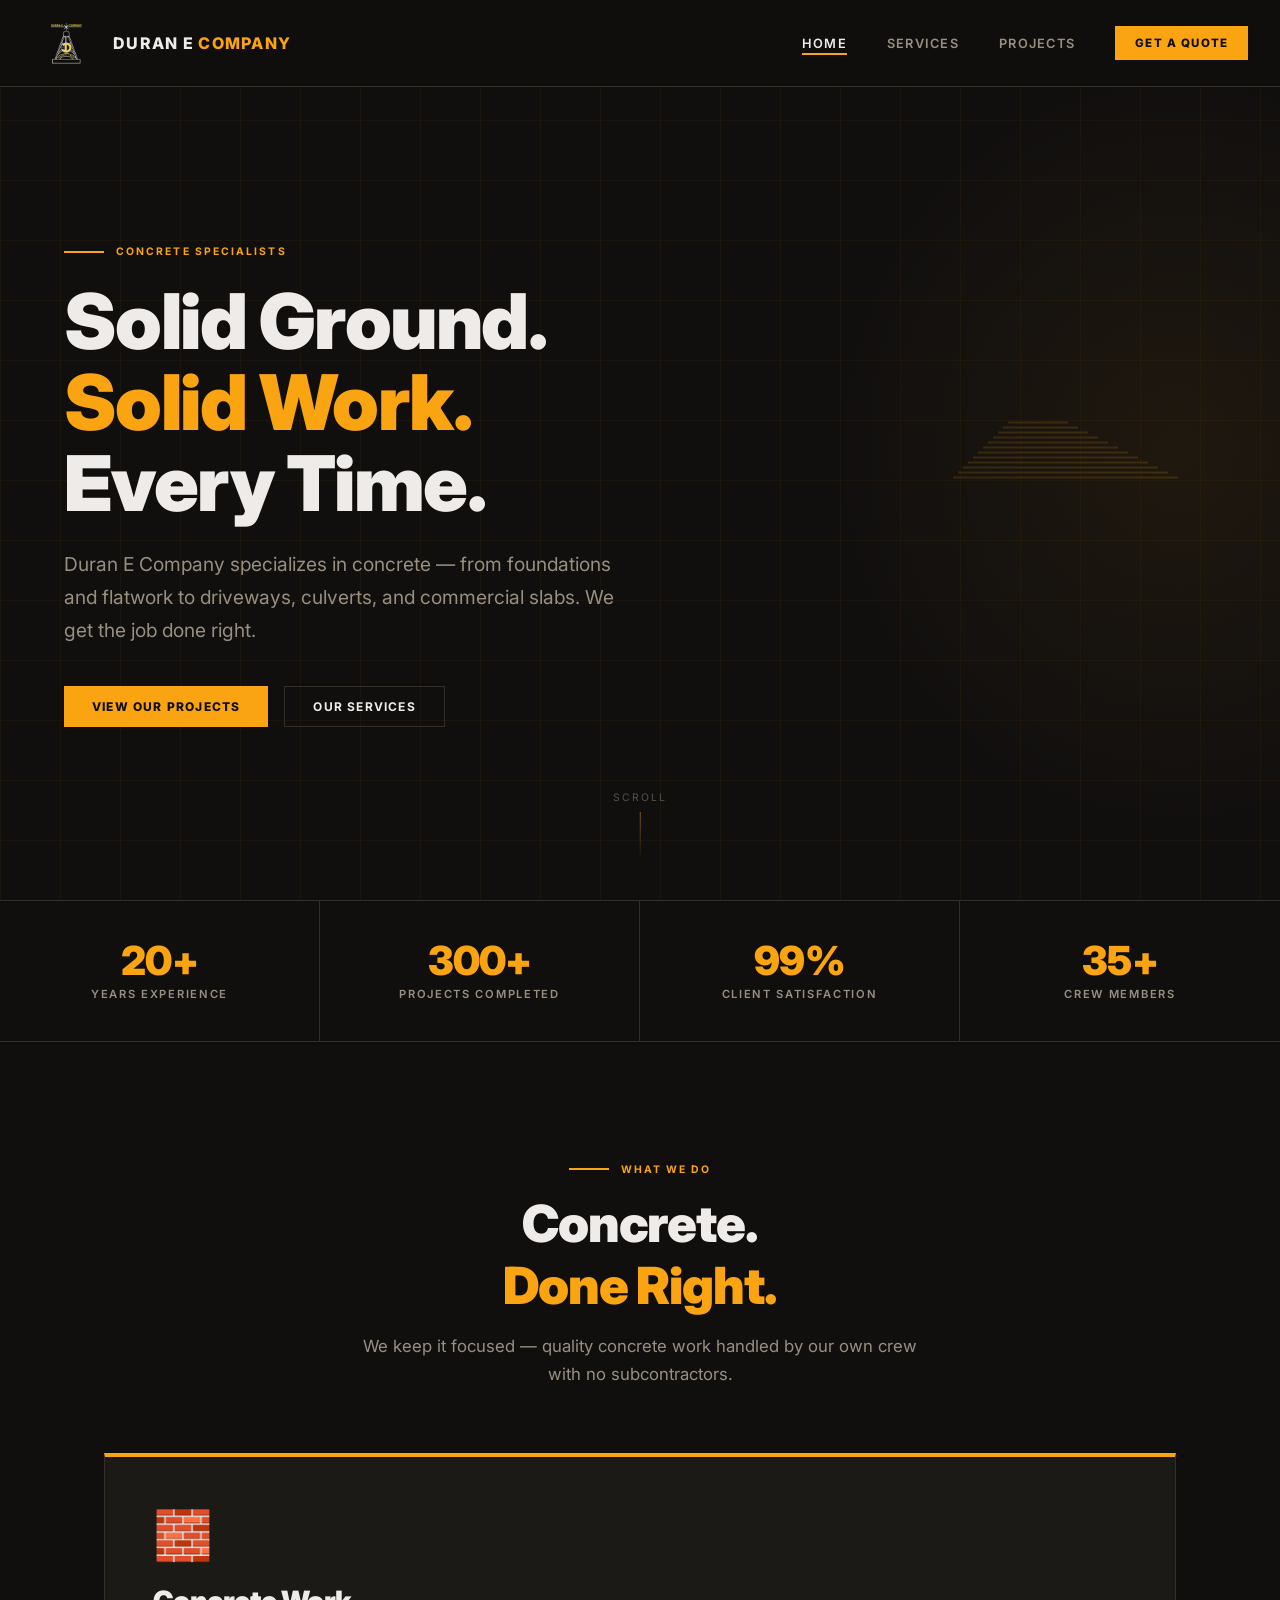
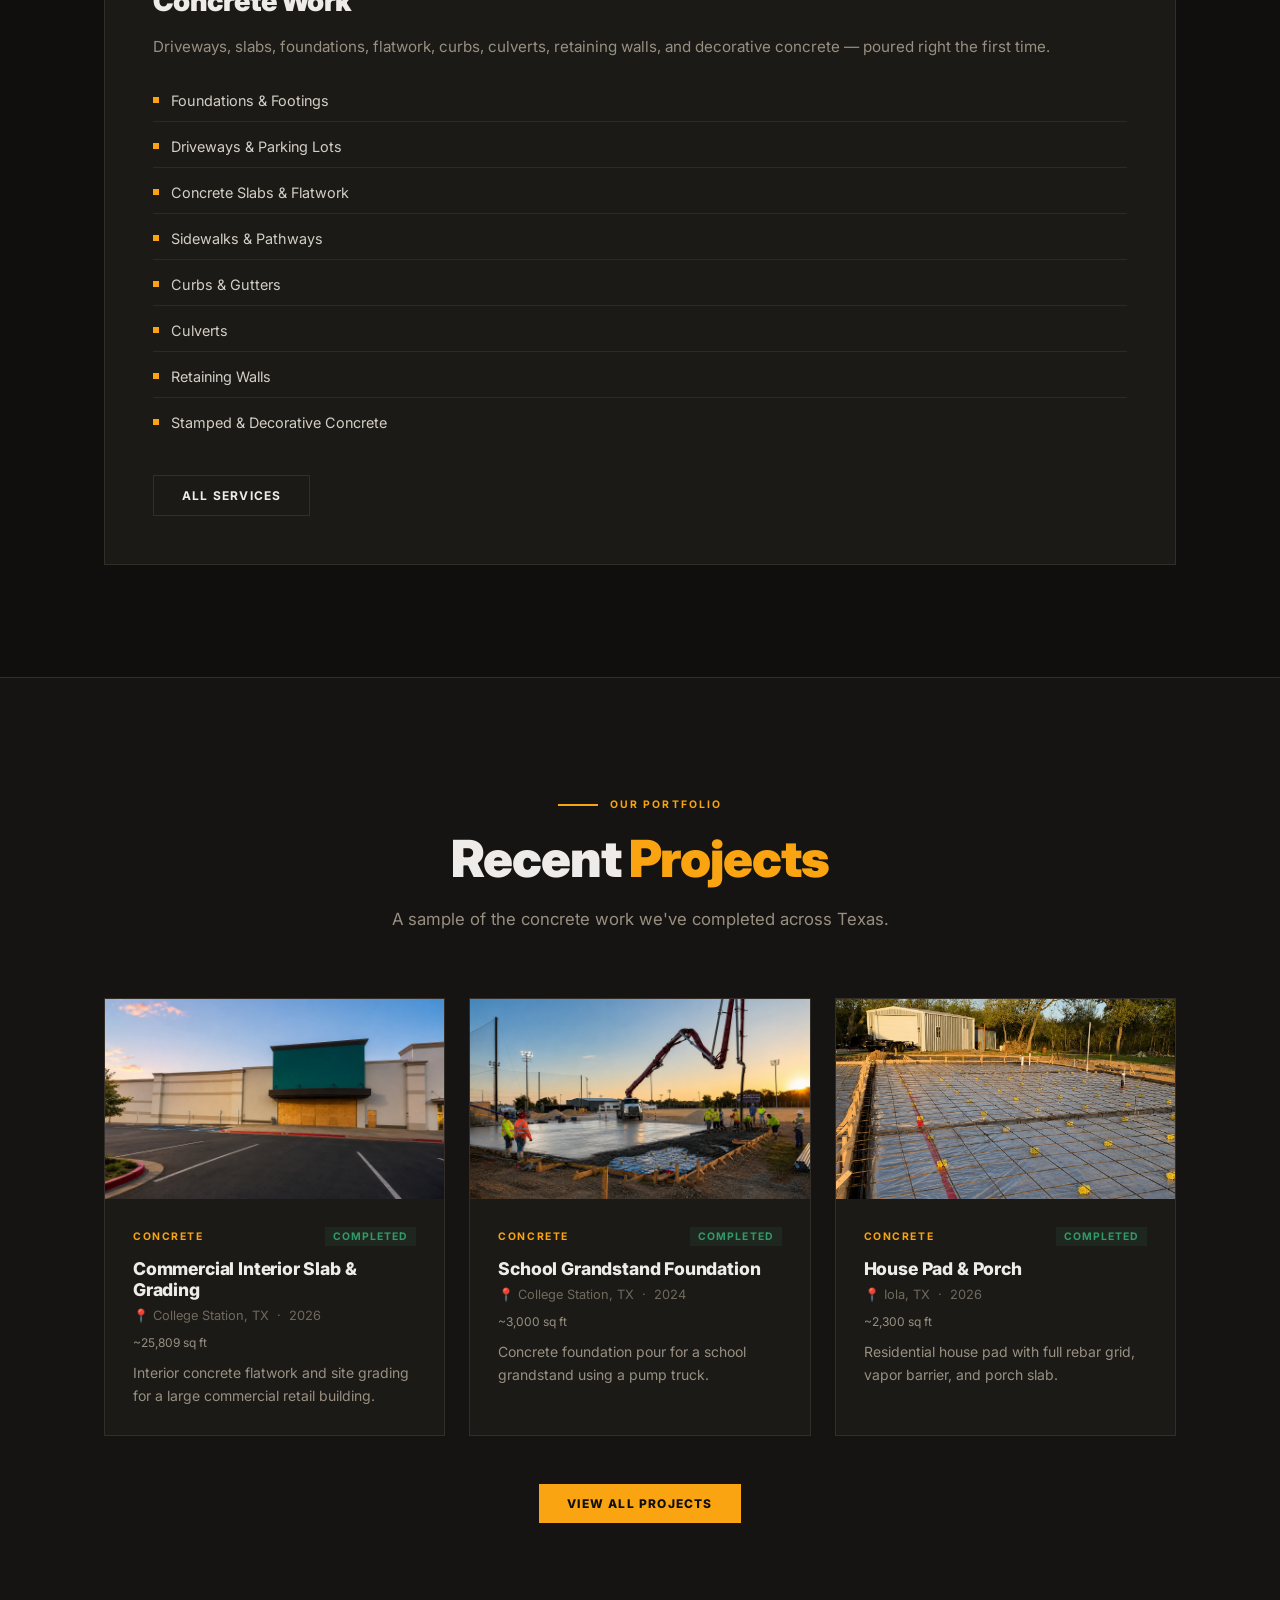
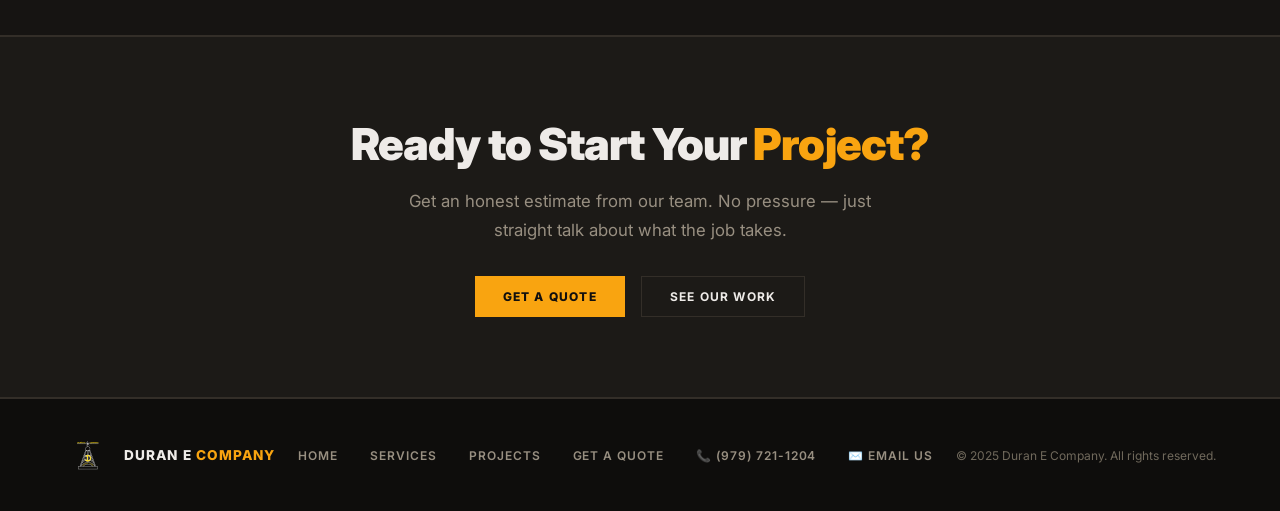
<file: index.html>
<!DOCTYPE html>
<html lang="en">
<head>
  <meta charset="UTF-8">
  <meta name="viewport" content="width=device-width, initial-scale=1.0">
  <title>Duran E Company — Concrete Specialists</title>
  <meta name="description" content="Duran E Company specializes in concrete work — foundations, flatwork, driveways, culverts, and more across Texas.">
  <link rel="stylesheet" href="style.css">
  <style>
    .page { display: none; }
    .page.active { display: block; }
  </style>
</head>
<body>

  <nav>
    <a href="#" onclick="navigate('home');return false;" class="nav-brand">
      <img src="logo.png" alt="Duran E Company">
      <span>DURAN E <em>COMPANY</em></span>
    </a>
    <div class="nav-links">
      <a href="#" onclick="navigate('home');return false;"     class="nav-link" data-page="home">Home</a>
      <a href="#" onclick="navigate('services');return false;" class="nav-link" data-page="services">Services</a>
      <a href="#" onclick="navigate('projects');return false;" class="nav-link" data-page="projects">Projects</a>
      <a href="#" onclick="navigate('quote');return false;"    class="btn-primary cta-nav" style="font-size:0.72rem;padding:0.6rem 1.25rem;">Get a Quote</a>
    </div>
  </nav>

  <!-- ══════════════ HOME ══════════════ -->
  <div id="page-home" class="page active">

    <section class="hero">
      <div class="hero-grid"></div>
      <div class="hero-accent"></div>
      <div class="hero-lines" id="heroLines"></div>
      <div class="hero-content">
        <div style="margin-bottom:1.5rem;">
          <span class="section-label"><span class="divider-line"></span>Concrete Specialists</span>
        </div>
        <h1>Solid Ground.<br><span class="gold">Solid Work.</span><br>Every Time.</h1>
        <p>Duran E Company specializes in concrete —
        from foundations and flatwork to driveways, culverts, and commercial slabs.
        We get the job done right.</p>
        <div class="hero-ctas">
          <button class="btn-primary" onclick="navigate('projects')">View Our Projects</button>
          <button class="btn-outline" onclick="navigate('services')">Our Services</button>
        </div>
      </div>
      <div class="scroll-indicator">
        <span>Scroll</span>
        <div class="scroll-line"></div>
      </div>
    </section>

    <div class="stats-bar">
      <div class="stat-item"><div class="stat-number">20+</div><div class="stat-label">Years Experience</div></div>
      <div class="stat-item"><div class="stat-number">300+</div><div class="stat-label">Projects Completed</div></div>
      <div class="stat-item"><div class="stat-number">99%</div><div class="stat-label">Client Satisfaction</div></div>
      <div class="stat-item"><div class="stat-number">35+</div><div class="stat-label">Crew Members</div></div>
    </div>

    <div class="section">
      <div class="section-header">
        <span class="section-label"><span class="divider-line"></span>What We Do</span>
        <h2>Concrete.<br><span class="gold">Done Right.</span></h2>
        <p>We keep it focused — quality concrete work handled by our own crew with no subcontractors.</p>
      </div>
      <div class="services-grid" style="grid-template-columns:1fr;">
        <div class="service-card gold-top">
          <div class="service-icon">🧱</div>
          <h2>Concrete Work</h2>
          <p class="desc">Driveways, slabs, foundations, flatwork, curbs, culverts, retaining walls, and decorative concrete — poured right the first time.</p>
          <ul class="service-list" style="columns:2;gap:1rem;">
            <li><span class="dot dot-gold"></span>Foundations &amp; Footings</li>
            <li><span class="dot dot-gold"></span>Driveways &amp; Parking Lots</li>
            <li><span class="dot dot-gold"></span>Concrete Slabs &amp; Flatwork</li>
            <li><span class="dot dot-gold"></span>Sidewalks &amp; Pathways</li>
            <li><span class="dot dot-gold"></span>Curbs &amp; Gutters</li>
            <li><span class="dot dot-gold"></span>Culverts</li>
            <li><span class="dot dot-gold"></span>Retaining Walls</li>
            <li><span class="dot dot-gold"></span>Stamped &amp; Decorative Concrete</li>
          </ul>
          <div style="margin-top:2rem;"><button class="btn-outline" onclick="navigate('services')">All Services</button></div>
        </div>
      </div>
    </div>

    <div style="background:hsl(30 10% 8%);border-top:1px solid var(--border);border-bottom:1px solid var(--border);">
      <div class="section">
        <div class="section-header">
          <span class="section-label"><span class="divider-line"></span>Our Portfolio</span>
          <h2>Recent <span class="gold">Projects</span></h2>
          <p>A sample of the concrete work we've completed across Texas.</p>
        </div>
        <div class="featured-grid">
          <div class="project-card">
            <img src="pictures/project-sprouts.jpg" alt="Commercial Interior Slab" class="project-photo">
            <div class="project-body">
              <div class="project-meta"><span class="project-category cat-concrete">Concrete</span><span class="project-status status-completed">Completed</span></div>
              <h3>Commercial Interior Slab &amp; Grading</h3>
              <div class="project-location">📍 College Station, TX &nbsp;·&nbsp; 2026</div>
              <div class="project-size">~25,809 sq ft</div>
              <p class="project-desc">Interior concrete flatwork and site grading for a large commercial retail building.</p>
            </div>
          </div>
          <div class="project-card">
            <img src="pictures/project-grandstand.jpg" alt="School Grandstand Foundation" class="project-photo">
            <div class="project-body">
              <div class="project-meta"><span class="project-category cat-concrete">Concrete</span><span class="project-status status-completed">Completed</span></div>
              <h3>School Grandstand Foundation</h3>
              <div class="project-location">📍 College Station, TX &nbsp;·&nbsp; 2024</div>
              <div class="project-size">~3,000 sq ft</div>
              <p class="project-desc">Concrete foundation pour for a school grandstand using a pump truck.</p>
            </div>
          </div>
          <div class="project-card">
            <img src="pictures/project-housepad.jpg" alt="House Pad & Porch" class="project-photo">
            <div class="project-body">
              <div class="project-meta"><span class="project-category cat-concrete">Concrete</span><span class="project-status status-completed">Completed</span></div>
              <h3>House Pad &amp; Porch</h3>
              <div class="project-location">📍 Iola, TX &nbsp;·&nbsp; 2026</div>
              <div class="project-size">~2,300 sq ft</div>
              <p class="project-desc">Residential house pad with full rebar grid, vapor barrier, and porch slab.</p>
            </div>
          </div>
        </div>
        <div style="text-align:center;margin-top:3rem;">
          <button class="btn-primary" onclick="navigate('projects')">View All Projects</button>
        </div>
      </div>
    </div>

    <div class="cta-strip">
      <h2>Ready to Start Your <span class="gold">Project?</span></h2>
      <p>Get an honest estimate from our team. No pressure — just straight talk about what the job takes.</p>
      <div class="ctas">
        <button class="btn-primary" onclick="navigate('quote')">Get a Quote</button>
        <button class="btn-outline" onclick="navigate('projects')">See Our Work</button>
      </div>
    </div>

    <footer>
      <div class="footer-brand">
        <img src="logo.png" alt="Duran E Company">
        <span>DURAN E <em>COMPANY</em></span>
      </div>
      <div class="footer-links">
        <a href="#" onclick="navigate('home');return false;">Home</a>
        <a href="#" onclick="navigate('services');return false;">Services</a>
        <a href="#" onclick="navigate('projects');return false;">Projects</a>
        <a href="#" onclick="navigate('quote');return false;">Get a Quote</a>
        <a href="tel:+19797211204">📞 (979) 721-1204</a>
        <a href="mailto:efrain.duran33@gmail.com">✉️ Email Us</a>
      </div>
      <div class="footer-copy">© 2025 Duran E Company. All rights reserved.</div>
    </footer>
  </div>

  <!-- ══════════════ SERVICES ══════════════ -->
  <div id="page-services" class="page">

    <div class="page-header">
      <div class="hero-grid" style="opacity:0.5;position:absolute;inset:0;pointer-events:none;"></div>
      <div style="position:relative;">
        <span class="section-label"><span class="divider-line"></span>What We Offer</span>
        <h1>Concrete Work.<br><span class="gold">That's Our Focus.</span></h1>
        <p>We keep it simple — quality concrete, done well. Duran E Company has been handling concrete work for over 20 years across residential and commercial projects.</p>
      </div>
    </div>

    <div class="section">
      <div class="services-grid" style="grid-template-columns:1fr;">
        <div class="service-card gold-top">
          <div class="service-icon">🧱</div>
          <h2>Concrete Work</h2>
          <p class="desc">From residential driveways to large commercial slabs, we handle all phases of concrete work — forming, pouring, finishing, and curing. No subcontractors. Our own crew, our own standards.</p>
          <ul class="service-list" style="columns:2;gap:1rem;">
            <li><span class="dot dot-gold"></span>Foundations &amp; Footings</li>
            <li><span class="dot dot-gold"></span>Driveways &amp; Parking Lots</li>
            <li><span class="dot dot-gold"></span>Concrete Slabs &amp; Flatwork</li>
            <li><span class="dot dot-gold"></span>Sidewalks &amp; Pathways</li>
            <li><span class="dot dot-gold"></span>Curbs &amp; Gutters</li>
            <li><span class="dot dot-gold"></span>Culverts</li>
            <li><span class="dot dot-gold"></span>Retaining Walls</li>
            <li><span class="dot dot-gold"></span>Stamped &amp; Decorative Concrete</li>
            <li><span class="dot dot-gold"></span>Concrete Repairs &amp; Resurfacing</li>
          </ul>
        </div>
      </div>
    </div>

    <div style="background:hsl(30 10% 8%);border-top:1px solid var(--border);border-bottom:1px solid var(--border);">
      <div class="section">
        <div class="section-header">
          <span class="section-label"><span class="divider-line"></span>How We Work</span>
          <h2>Why Clients <span class="gold">Choose Us</span></h2>
        </div>
        <div class="values-grid">
          <div class="value-card"><div class="value-icon">💪</div><h3>Quality Pours</h3><p>Proper mix, proper cure. We don't cut corners on concrete — every slab is done right.</p></div>
          <div class="value-card"><div class="value-icon">🚜</div><h3>Right Equipment</h3><p>We run well-maintained machines suited to the job, whether it's a mini-ex or a full-size grader.</p></div>
          <div class="value-card"><div class="value-icon">📐</div><h3>Precision Grading</h3><p>Drainage matters. We read the grade and make sure water goes where it's supposed to.</p></div>
          <div class="value-card"><div class="value-icon">🤝</div><h3>Straight Talk</h3><p>You get honest estimates, clear timelines, and a crew that shows up when they say they will.</p></div>
        </div>
      </div>
    </div>

    <div class="cta-strip">
      <h2>Need a Quote for Your <span class="gold">Job?</span></h2>
      <p>Tell us about your project and we'll get back to you with an honest estimate — no pressure, no surprises.</p>
      <div class="ctas">
        <button class="btn-primary" onclick="navigate('quote')">Request a Free Estimate</button>
        <button class="btn-outline" onclick="navigate('projects')">View Past Work</button>
      </div>
    </div>

    <footer>
      <div class="footer-brand"><img src="logo.png" alt="Duran E Company"><span>DURAN E <em>COMPANY</em></span></div>
      <div class="footer-links">
        <a href="#" onclick="navigate('home');return false;">Home</a>
        <a href="#" onclick="navigate('services');return false;">Services</a>
        <a href="#" onclick="navigate('projects');return false;">Projects</a>
        <a href="#" onclick="navigate('quote');return false;">Get a Quote</a>
        <a href="tel:+19797211204">📞 (979) 721-1204</a>
        <a href="mailto:efrain.duran33@gmail.com">✉️ Email Us</a>
      </div>
      <div class="footer-copy">© 2025 Duran E Company. All rights reserved.</div>
    </footer>
  </div>

  <!-- ══════════════ PROJECTS ══════════════ -->
  <div id="page-projects" class="page">

    <div class="page-header">
      <div class="hero-grid" style="opacity:0.5;position:absolute;inset:0;pointer-events:none;"></div>
      <div style="position:relative;">
        <span class="section-label"><span class="divider-line"></span>Our Portfolio</span>
        <h1>Built Across <span class="gold">Texas</span></h1>
        <p>From house pads to commercial slabs — here's a look at the work we've done for our clients.</p>
      </div>
    </div>

    <div class="section">
      <div class="filter-bar" id="filterBar">
        <button class="filter-btn active" data-cat="All">All</button>
        <button class="filter-btn" data-cat="Concrete">Concrete</button>
      </div>
      <div class="projects-grid" id="projectsGrid"></div>
    </div>

    <div class="cta-strip">
      <h2>Let's Build Your <span class="gold">Next Project</span></h2>
      <p>Get in touch for a free, no-obligation estimate on your concrete job.</p>
      <div class="ctas">
        <button class="btn-primary" onclick="navigate('quote')">Get a Quote</button>
        <button class="btn-outline" onclick="navigate('services')">Our Services</button>
      </div>
    </div>

    <footer>
      <div class="footer-brand"><img src="logo.png" alt="Duran E Company"><span>DURAN E <em>COMPANY</em></span></div>
      <div class="footer-links">
        <a href="#" onclick="navigate('home');return false;">Home</a>
        <a href="#" onclick="navigate('services');return false;">Services</a>
        <a href="#" onclick="navigate('projects');return false;">Projects</a>
        <a href="#" onclick="navigate('quote');return false;">Get a Quote</a>
        <a href="tel:+19797211204">📞 (979) 721-1204</a>
        <a href="mailto:efrain.duran33@gmail.com">✉️ Email Us</a>
      </div>
      <div class="footer-copy">© 2025 Duran E Company. All rights reserved.</div>
    </footer>
  </div>

  <!-- ══════════════ QUOTE ══════════════ -->
  <div id="page-quote" class="page">

    <div class="page-header">
      <div class="hero-grid" style="opacity:0.5;position:absolute;inset:0;pointer-events:none;"></div>
      <div style="position:relative;">
        <span class="section-label"><span class="divider-line"></span>Free Estimate</span>
        <h1>Get a <span class="gold">Quote</span></h1>
        <p>Fill out the form below and we'll get back to you as soon as possible. No pressure — just an honest estimate.</p>
      </div>
    </div>

    <div class="section">
      <div class="contact-grid">
        <a href="tel:+19797211204" class="contact-card contact-card-link">
          <div class="icon">📞</div><h4>Office</h4><p>(979) 721-1204</p>
        </a>
        <a href="tel:+19792132797" class="contact-card contact-card-link">
          <div class="icon">📱</div><h4>Cell</h4><p>(979) 213-2797</p>
        </a>
        <a href="mailto:efrain.duran33@gmail.com" class="contact-card contact-card-link">
          <div class="icon">✉️</div><h4>Email — Efrain</h4><p>efrain.duran33@gmail.com</p>
        </a>
        <a href="mailto:cesar.duran48148@gmail.com" class="contact-card contact-card-link">
          <div class="icon">✉️</div><h4>Email — Cesar</h4><p>cesar.duran48148@gmail.com</p>
        </a>
      </div>

      <div class="quote-form">
        <div id="formWrap">
          <form id="quoteForm" onsubmit="handleSubmit(event)">
            <div class="form-row">
              <div class="form-group">
                <label for="fname">Full Name *</label>
                <input type="text" id="fname" name="name" placeholder="John Smith" required>
              </div>
              <div class="form-group">
                <label for="fphone">Phone Number *</label>
                <input type="tel" id="fphone" name="phone" placeholder="(555) 000-0000" required>
              </div>
            </div>
            <div class="form-row">
              <div class="form-group">
                <label for="femail">Email Address</label>
                <input type="email" id="femail" name="email" placeholder="you@example.com">
              </div>
              <div class="form-group">
                <label for="flocation">Job Location *</label>
                <input type="text" id="flocation" name="location" placeholder="City, TX" required>
              </div>
            </div>
            <div class="form-row">
              <div class="form-group">
                <label for="fworkType">Type of Work *</label>
                <select id="fworkType" name="work_type" required>
                  <option value="" disabled selected>Select a type…</option>
                  <option>Concrete — Foundation / Footing</option>
                  <option>Concrete — Driveway / Parking Lot</option>
                  <option>Concrete — Slab / Flatwork</option>
                  <option>Concrete — Sidewalk / Pathway</option>
                  <option>Concrete — Curb &amp; Gutter</option>
                  <option>Concrete — Culvert</option>
                  <option>Concrete — Retaining Wall</option>
                  <option>Concrete — Stamped / Decorative</option>
                  <option>Concrete — Repair / Resurfacing</option>
                  <option>Other / Multiple</option>
                </select>
              </div>
              <div class="form-group">
                <label for="fsize">Estimated Size</label>
                <input type="text" id="fsize" name="estimated_size" placeholder="e.g. 2,000 sq ft, 1 acre">
              </div>
            </div>
            <div class="form-group">
              <label for="fmessage">Project Details *</label>
              <textarea id="fmessage" name="message" placeholder="Describe your project — what needs to be done, timeline, any other details…" required></textarea>
            </div>
            <button type="submit" id="submitBtn" class="btn-primary" style="width:100%;padding:1rem;font-size:0.8rem;">
              Send Quote Request
            </button>
            <p id="formError" style="display:none;margin-top:1rem;color:hsl(0 70% 55%);text-align:center;font-size:0.9rem;">
              Something went wrong. Please try again or call us at (979) 721-1204.
            </p>
          </form>
        </div>
        <div id="thankYou" style="display:none;text-align:center;padding:4rem 2rem;background:var(--bg2);border:1px solid hsl(38 95% 52% / 0.4);">
          <div style="font-size:3rem;margin-bottom:1rem;">✅</div>
          <h3 style="font-size:1.5rem;font-weight:900;margin-bottom:0.75rem;">Quote Request Sent!</h3>
          <p style="color:var(--muted);line-height:1.7;margin-bottom:2rem;">Your message has been delivered to our team. We'll be in touch as soon as possible.</p>
          <button class="btn-outline" onclick="resetForm()">Submit Another Request</button>
        </div>
      </div>
    </div>

    <footer>
      <div class="footer-brand"><img src="logo.png" alt="Duran E Company"><span>DURAN E <em>COMPANY</em></span></div>
      <div class="footer-links">
        <a href="#" onclick="navigate('home');return false;">Home</a>
        <a href="#" onclick="navigate('services');return false;">Services</a>
        <a href="#" onclick="navigate('projects');return false;">Projects</a>
        <a href="#" onclick="navigate('quote');return false;">Get a Quote</a>
        <a href="tel:+19797211204">📞 (979) 721-1204</a>
        <a href="mailto:efrain.duran33@gmail.com">✉️ Email Us</a>
      </div>
      <div class="footer-copy">© 2025 Duran E Company. All rights reserved.</div>
    </footer>
  </div>

  <script>
    /* ── ROUTER ── */
    const PAGES = ['home', 'services', 'projects', 'quote'];

    function navigate(page) {
      if (!PAGES.includes(page)) page = 'home';
      PAGES.forEach(p => {
        document.getElementById('page-' + p).classList.toggle('active', p === page);
      });
      document.querySelectorAll('.nav-link[data-page]').forEach(el => {
        el.classList.toggle('active', el.dataset.page === page);
      });
      window.scrollTo(0, 0);
      try { history.pushState({page}, '', '/' + (page === 'home' ? '' : page)); } catch(e) {}
      if (page === 'projects') renderProjects();
    }

    window.addEventListener('popstate', e => {
      const page = e.state?.page || 'home';
      navigate(page);
    });

    (function initRoute() {
      const path = location.pathname.replace('/', '') || 'home';
      const page = PAGES.includes(path) ? path : 'home';
      navigate(page);
    })();

    /* ── HERO LINES ── */
    const lines = document.getElementById('heroLines');
    for (let i = 0; i < 12; i++) {
      const d = document.createElement('div');
      d.style.cssText = `height:2px;width:${60+i*15}px;background:hsl(38 95% 52%);margin-left:${(11-i)*5}px`;
      lines.appendChild(d);
    }

    /* ── PROJECTS ── */
    const ALL_PROJECTS = [
      { name:"Commercial Interior Slab & Grading", cat:"Concrete", loc:"College Station, TX", year:"2026", status:"Completed", size:"~25,809 sq ft", desc:"Interior concrete flatwork and site grading for a large commercial retail building.", photo:"pictures/project-sprouts.jpg" },
      { name:"School Grandstand Foundation", cat:"Concrete", loc:"College Station, TX", year:"2024", status:"Completed", size:"~3,000 sq ft", desc:"Concrete foundation pour for a school grandstand using a pump truck.", photo:"pictures/project-grandstand.jpg" },
      { name:"House Pad & Porch", cat:"Concrete", loc:"Iola, TX", year:"2026", status:"Completed", size:"~2,300 sq ft", desc:"Residential house pad with full rebar grid, vapor barrier, and porch slab.", photo:"pictures/project-housepad.jpg" },
      { name:"Sidewalk, Parking Lot & AC Pad Concrete", cat:"Concrete", loc:"Texas", year:"2025", status:"Completed", size:"~11,000 sq ft", desc:"Concrete work covering sidewalks, parking lot flatwork, and AC unit pads for a commercial building.", photo:"pictures/project-sanjude.jpg" },
      { name:"Warehouse Concrete Slab", cat:"Concrete", loc:"Dallas, TX", year:"2024", status:"Completed", size:"18,000 sq ft", desc:"Large industrial warehouse floor slab with wire mesh reinforcement, control joints, and machine-troweled finish." },
      { name:"Commercial Parking Lot", cat:"Concrete", loc:"Arlington, TX", year:"2023", status:"Completed", size:"22,000 sq ft", desc:"Full demo of existing asphalt, subbase prep, and pour of new 6-inch concrete parking lot with curbs and ADA ramps." },
      { name:"Residential Driveway & Walkway", cat:"Concrete", loc:"Burleson, TX", year:"2023", status:"Completed", size:"2,800 sq ft", desc:"Exposed aggregate driveway, front walkway, and back patio for a custom home." },
      { name:"Strip Mall Foundation", cat:"Concrete", loc:"Midlothian, TX", year:"2023", status:"Completed", size:"9,500 sq ft slab", desc:"Perimeter footings, grade beams, and monolithic slab for a 5-unit strip mall." },
      { name:"Retaining Wall — Hillside Property", cat:"Concrete", loc:"Cleburne, TX", year:"2023", status:"Completed", size:"180 linear ft / 6 ft tall", desc:"Cast-in-place concrete retaining wall on a steep hillside lot." },
      { name:"School Sidewalk & Curb Project", cat:"Concrete", loc:"Centerville, TX", year:"2025", status:"Completed", size:"3,200 linear ft", desc:"Replacement of deteriorated sidewalks and curbs throughout an elementary school campus." },
    ];

    const emojis = { Concrete:'🧱', 'Dirt Work':'🚜' };
    let activeFilter = 'All';

    function renderProjects() {
      const grid = document.getElementById('projectsGrid');
      const list = activeFilter === 'All' ? ALL_PROJECTS : ALL_PROJECTS.filter(p => p.cat === activeFilter);
      grid.innerHTML = list.map(p => `
        <div class="project-card">
          ${p.photo ? `<img src="${p.photo}" alt="${p.name}" class="project-photo" onerror="this.style.display='none';this.nextElementSibling.style.display='flex'">` : ''}
          <div class="project-photo-placeholder" ${p.photo?'style="display:none"':''}>${emojis[p.cat]||'🏗️'}</div>
          <div class="project-body">
            <div class="project-meta">
              <span class="project-category ${p.cat==='Concrete'?'cat-concrete':'cat-dirt'}">${p.cat}</span>
              <span class="project-status ${p.status==='Completed'?'status-completed':'status-inprogress'}">${p.status}</span>
            </div>
            <h3>${p.name}</h3>
            <div class="project-location">📍 ${p.loc} &nbsp;·&nbsp; ${p.year}</div>
            <div class="project-size">${p.size}</div>
            <p class="project-desc">${p.desc}</p>
          </div>
        </div>
      `).join('');
    }

    document.getElementById('filterBar').addEventListener('click', e => {
      const btn = e.target.closest('.filter-btn');
      if (!btn) return;
      document.querySelectorAll('.filter-btn').forEach(b => b.classList.remove('active'));
      btn.classList.add('active');
      activeFilter = btn.dataset.cat;
      renderProjects();
    });

    /* ── QUOTE FORM ── */
    async function handleSubmit(e) {
      e.preventDefault();
      const f = e.target;
      const btn = document.getElementById('submitBtn');
      const errMsg = document.getElementById('formError');
      btn.disabled = true;
      btn.textContent = 'Sending…';
      errMsg.style.display = 'none';

      const data = {
        name: f.name.value, phone: f.phone.value, email: f.email.value,
        location: f.location.value, work_type: f.work_type.value,
        estimated_size: f.estimated_size.value, message: f.message.value,
        _cc: 'cesar.duran48148@gmail.com',
        _subject: `Quote Request — ${f.work_type.value || 'Concrete/Dirt Work'} — ${f.name.value}`,
        _template: 'box', _captcha: 'false'
      };

      try {
        const res = await fetch('https://formsubmit.co/ajax/efrain.duran33@gmail.com', {
          method: 'POST',
          headers: { 'Content-Type': 'application/json', 'Accept': 'application/json' },
          body: JSON.stringify(data)
        });
        const json = await res.json();
        if (json.success === 'true' || json.success === true) {
          document.getElementById('formWrap').style.display = 'none';
          document.getElementById('thankYou').style.display = 'block';
        } else { throw new Error(); }
      } catch {
        btn.disabled = false;
        btn.textContent = 'Send Quote Request';
        errMsg.style.display = 'block';
      }
    }

    function resetForm() {
      document.getElementById('quoteForm').reset();
      document.getElementById('submitBtn').disabled = false;
      document.getElementById('submitBtn').textContent = 'Send Quote Request';
      document.getElementById('formError').style.display = 'none';
      document.getElementById('formWrap').style.display = 'block';
      document.getElementById('thankYou').style.display = 'none';
    }

    document.querySelectorAll('input, select, textarea').forEach(el => {
      el.addEventListener('focus', () => el.style.borderColor = 'hsl(38 95% 52%)');
      el.addEventListener('blur',  () => el.style.borderColor = 'hsl(30 12% 22%)');
    });
  </script>
</body>
</html>
</file>
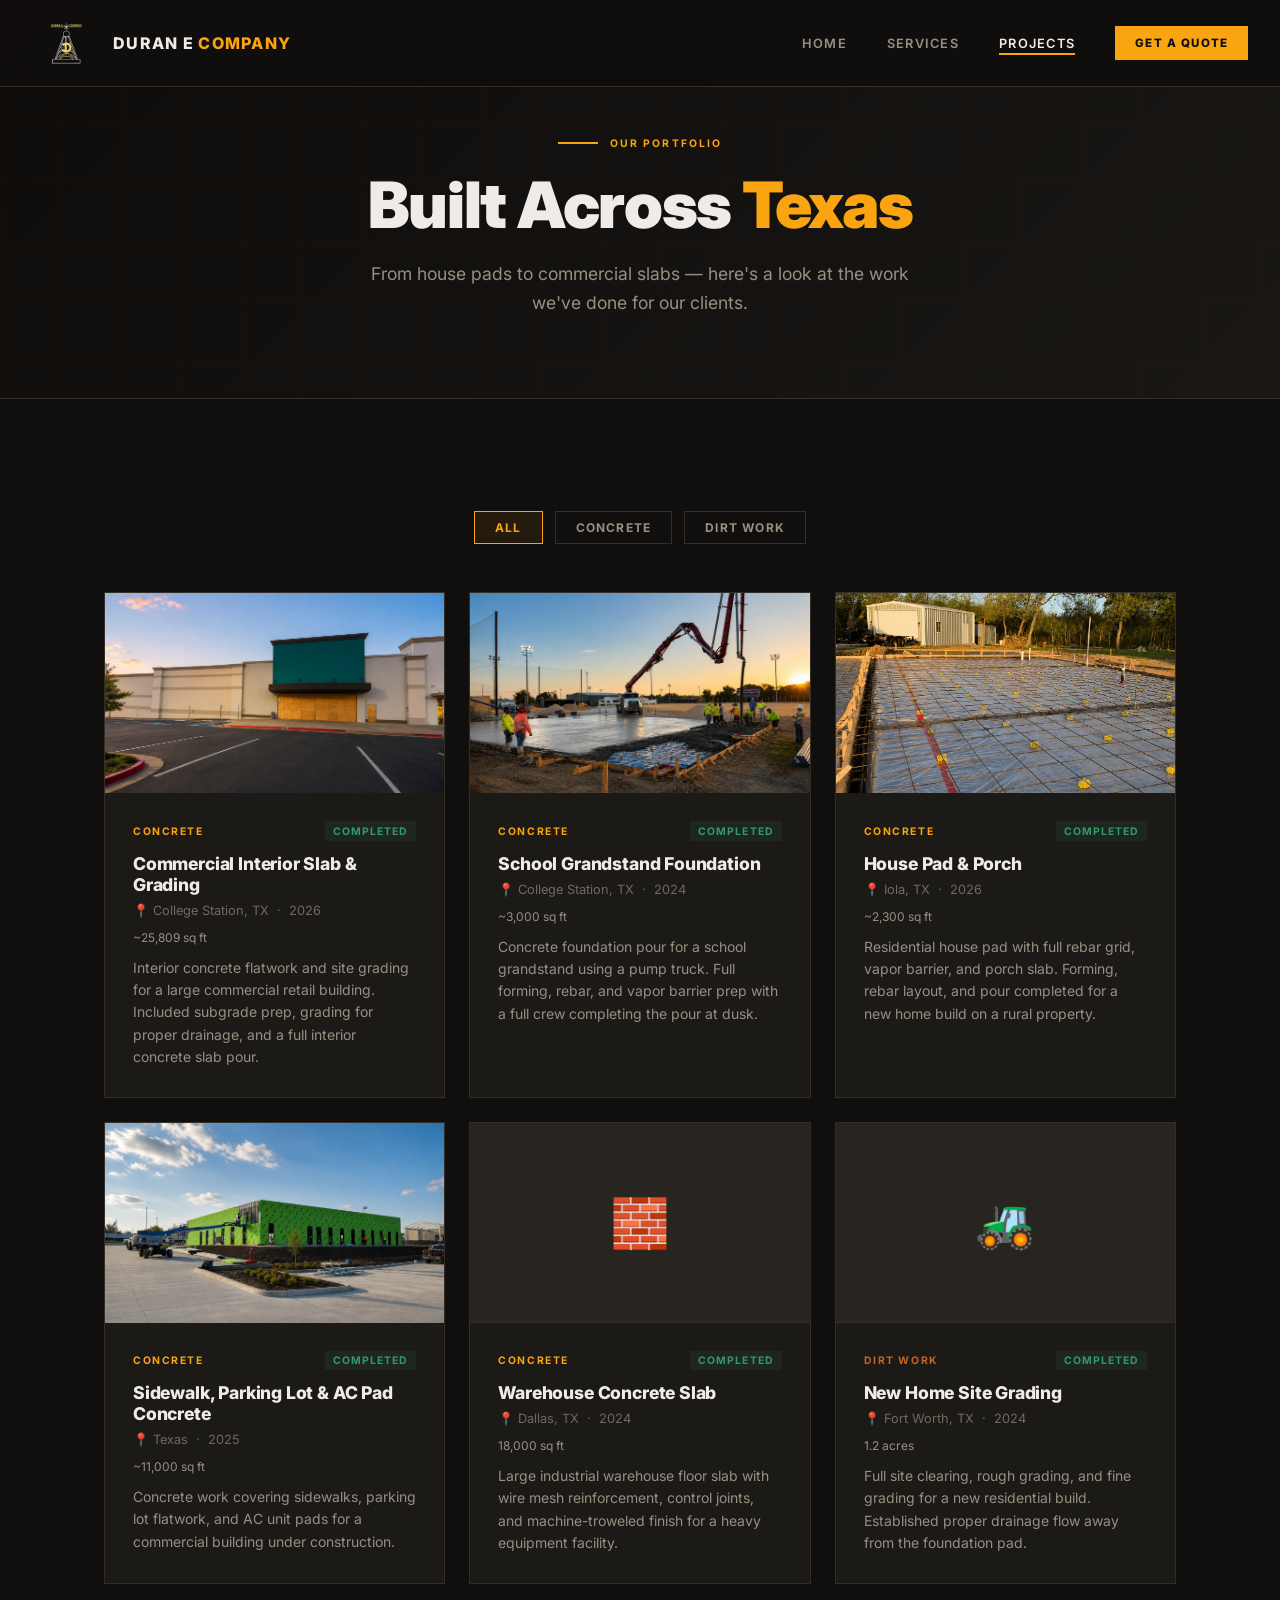
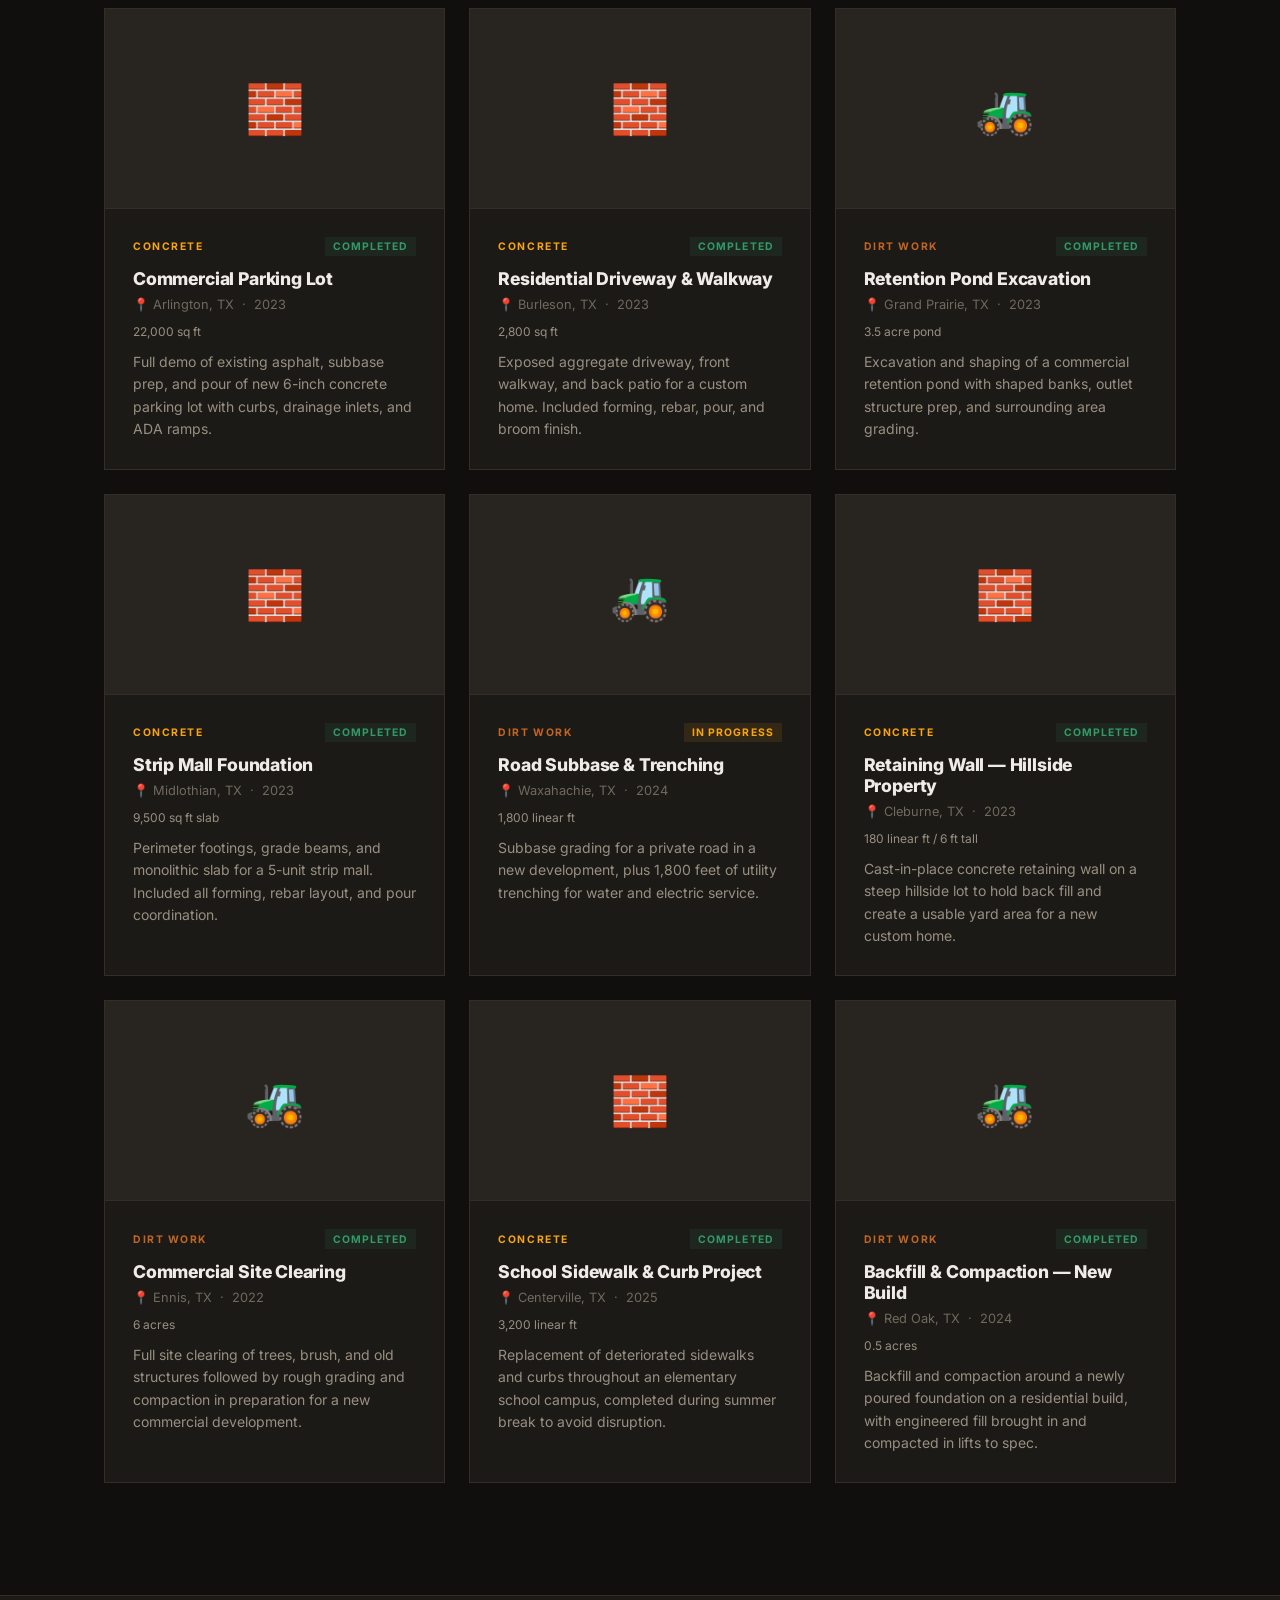
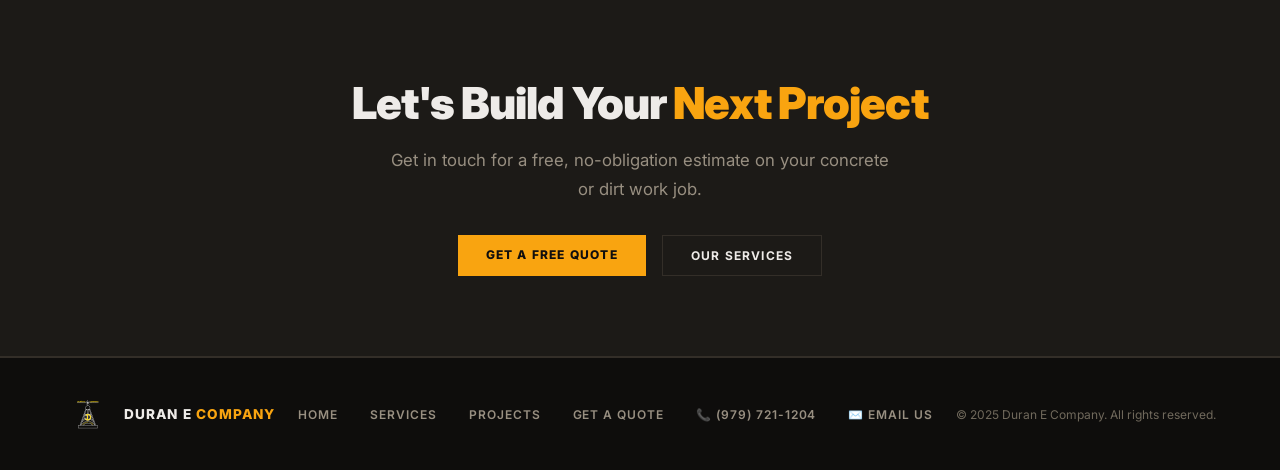
<file: projects.html>
<!DOCTYPE html>
<html lang="en">
<head>
  <meta charset="UTF-8">
  <meta name="viewport" content="width=device-width, initial-scale=1.0">
  <title>Projects — Duran E Company</title>
  <meta name="description" content="Browse our portfolio of completed concrete and dirt work projects across Texas.">
  <link rel="stylesheet" href="style.css">
</head>
<body>

  <nav>
    <a href="/" class="nav-brand">
      <img src="logo.png" alt="Duran E Company">
      <span>DURAN E <em>COMPANY</em></span>
    </a>
    <div class="nav-links">
      <a href="/" class="nav-link">Home</a>
      <a href="/services" class="nav-link">Services</a>
      <a href="/projects" class="nav-link active">Projects</a>
      <a href="/quote" class="btn-primary cta-nav" style="font-size:0.72rem;padding:0.6rem 1.25rem;">Get a Quote</a>
    </div>
  </nav>

  <!-- PAGE HEADER -->
  <div class="page-header">
    <div class="hero-grid" style="opacity:0.5;position:absolute;inset:0;"></div>
    <div style="position:relative;">
      <span class="section-label"><span class="divider-line"></span>Our Portfolio</span>
      <h1>Built Across <span class="gold">Texas</span></h1>
      <p>From house pads to commercial slabs — here's a look at the work we've done for our clients.</p>
    </div>
  </div>

  <!-- PROJECTS GRID -->
  <div class="section">
    <div class="filter-bar" id="filterBar">
      <button class="filter-btn active" data-cat="All">All</button>
      <button class="filter-btn" data-cat="Concrete">Concrete</button>
      <button class="filter-btn" data-cat="Dirt Work">Dirt Work</button>
    </div>

    <div class="projects-grid" id="projectsGrid"></div>
  </div>

  <!-- CTA STRIP -->
  <div class="cta-strip">
    <h2>Let's Build Your <span class="gold">Next Project</span></h2>
    <p>Get in touch for a free, no-obligation estimate on your concrete or dirt work job.</p>
    <div class="ctas">
      <a href="/quote" class="btn-primary">Get a Free Quote</a>
      <a href="/services" class="btn-outline">Our Services</a>
    </div>
  </div>

  <footer>
    <div class="footer-brand">
      <img src="logo.png" alt="Duran E Company">
      <span>DURAN E <em>COMPANY</em></span>
    </div>
    <div class="footer-links">
      <a href="/">Home</a>
      <a href="/services">Services</a>
      <a href="/projects">Projects</a>
      <a href="/quote">Get a Quote</a>
      <a href="tel:+19797211204">📞 (979) 721-1204</a>
      <a href="mailto:efrain.duran33@gmail.com">✉️ Email Us</a>
    </div>
    <div class="footer-copy">© 2025 Duran E Company. All rights reserved.</div>
  </footer>

  <script>
    const ALL_PROJECTS = [
      { name:"Commercial Interior Slab & Grading", cat:"Concrete", loc:"College Station, TX", year:"2026", status:"Completed", size:"~25,809 sq ft", desc:"Interior concrete flatwork and site grading for a large commercial retail building. Included subgrade prep, grading for proper drainage, and a full interior concrete slab pour.", photo:"pictures/project-sprouts.jpg" },
      { name:"School Grandstand Foundation", cat:"Concrete", loc:"College Station, TX", year:"2024", status:"Completed", size:"~3,000 sq ft", desc:"Concrete foundation pour for a school grandstand using a pump truck. Full forming, rebar, and vapor barrier prep with a full crew completing the pour at dusk.", photo:"pictures/project-grandstand.jpg" },
      { name:"House Pad & Porch", cat:"Concrete", loc:"Iola, TX", year:"2026", status:"Completed", size:"~2,300 sq ft", desc:"Residential house pad with full rebar grid, vapor barrier, and porch slab. Forming, rebar layout, and pour completed for a new home build on a rural property.", photo:"pictures/project-housepad.jpg" },
      { name:"Sidewalk, Parking Lot & AC Pad Concrete", cat:"Concrete", loc:"Texas", year:"2025", status:"Completed", size:"~11,000 sq ft", desc:"Concrete work covering sidewalks, parking lot flatwork, and AC unit pads for a commercial building under construction.", photo:"pictures/project-sanjude.jpg" },
      { name:"Warehouse Concrete Slab", cat:"Concrete", loc:"Dallas, TX", year:"2024", status:"Completed", size:"18,000 sq ft", desc:"Large industrial warehouse floor slab with wire mesh reinforcement, control joints, and machine-troweled finish for a heavy equipment facility." },
      { name:"New Home Site Grading", cat:"Dirt Work", loc:"Fort Worth, TX", year:"2024", status:"Completed", size:"1.2 acres", desc:"Full site clearing, rough grading, and fine grading for a new residential build. Established proper drainage flow away from the foundation pad." },
      { name:"Commercial Parking Lot", cat:"Concrete", loc:"Arlington, TX", year:"2023", status:"Completed", size:"22,000 sq ft", desc:"Full demo of existing asphalt, subbase prep, and pour of new 6-inch concrete parking lot with curbs, drainage inlets, and ADA ramps." },
      { name:"Residential Driveway & Walkway", cat:"Concrete", loc:"Burleson, TX", year:"2023", status:"Completed", size:"2,800 sq ft", desc:"Exposed aggregate driveway, front walkway, and back patio for a custom home. Included forming, rebar, pour, and broom finish." },
      { name:"Retention Pond Excavation", cat:"Dirt Work", loc:"Grand Prairie, TX", year:"2023", status:"Completed", size:"3.5 acre pond", desc:"Excavation and shaping of a commercial retention pond with shaped banks, outlet structure prep, and surrounding area grading." },
      { name:"Strip Mall Foundation", cat:"Concrete", loc:"Midlothian, TX", year:"2023", status:"Completed", size:"9,500 sq ft slab", desc:"Perimeter footings, grade beams, and monolithic slab for a 5-unit strip mall. Included all forming, rebar layout, and pour coordination." },
      { name:"Road Subbase & Trenching", cat:"Dirt Work", loc:"Waxahachie, TX", year:"2024", status:"In Progress", size:"1,800 linear ft", desc:"Subbase grading for a private road in a new development, plus 1,800 feet of utility trenching for water and electric service." },
      { name:"Retaining Wall — Hillside Property", cat:"Concrete", loc:"Cleburne, TX", year:"2023", status:"Completed", size:"180 linear ft / 6 ft tall", desc:"Cast-in-place concrete retaining wall on a steep hillside lot to hold back fill and create a usable yard area for a new custom home." },
      { name:"Commercial Site Clearing", cat:"Dirt Work", loc:"Ennis, TX", year:"2022", status:"Completed", size:"6 acres", desc:"Full site clearing of trees, brush, and old structures followed by rough grading and compaction in preparation for a new commercial development." },
      { name:"School Sidewalk & Curb Project", cat:"Concrete", loc:"Centerville, TX", year:"2025", status:"Completed", size:"3,200 linear ft", desc:"Replacement of deteriorated sidewalks and curbs throughout an elementary school campus, completed during summer break to avoid disruption." },
      { name:"Backfill & Compaction — New Build", cat:"Dirt Work", loc:"Red Oak, TX", year:"2024", status:"Completed", size:"0.5 acres", desc:"Backfill and compaction around a newly poured foundation on a residential build, with engineered fill brought in and compacted in lifts to spec." },
    ];

    const emojis = { Concrete: '🧱', 'Dirt Work': '🚜' };
    let active = 'All';

    function render() {
      const grid = document.getElementById('projectsGrid');
      const list = active === 'All' ? ALL_PROJECTS : ALL_PROJECTS.filter(p => p.cat === active);
      grid.innerHTML = list.map(p => `
        <div class="project-card">
          ${p.photo
            ? `<img src="${p.photo}" alt="${p.name}" class="project-photo" onerror="this.style.display='none';this.nextElementSibling.style.display='flex'">`
            : ''}
          <div class="project-photo-placeholder" ${p.photo ? 'style="display:none"' : ''}>${emojis[p.cat]||'🏗️'}</div>
          <div class="project-body">
            <div class="project-meta">
              <span class="project-category ${p.cat==='Concrete'?'cat-concrete':'cat-dirt'}">${p.cat}</span>
              <span class="project-status ${p.status==='Completed'?'status-completed':'status-inprogress'}">${p.status}</span>
            </div>
            <h3>${p.name}</h3>
            <div class="project-location">📍 ${p.loc} &nbsp;·&nbsp; ${p.year}</div>
            <div class="project-size">${p.size}</div>
            <p class="project-desc">${p.desc}</p>
          </div>
        </div>
      `).join('');
    }

    document.getElementById('filterBar').addEventListener('click', e => {
      const btn = e.target.closest('.filter-btn');
      if (!btn) return;
      document.querySelectorAll('.filter-btn').forEach(b => b.classList.remove('active'));
      btn.classList.add('active');
      active = btn.dataset.cat;
      render();
    });

    render();
  </script>
</body>
</html>
</file>
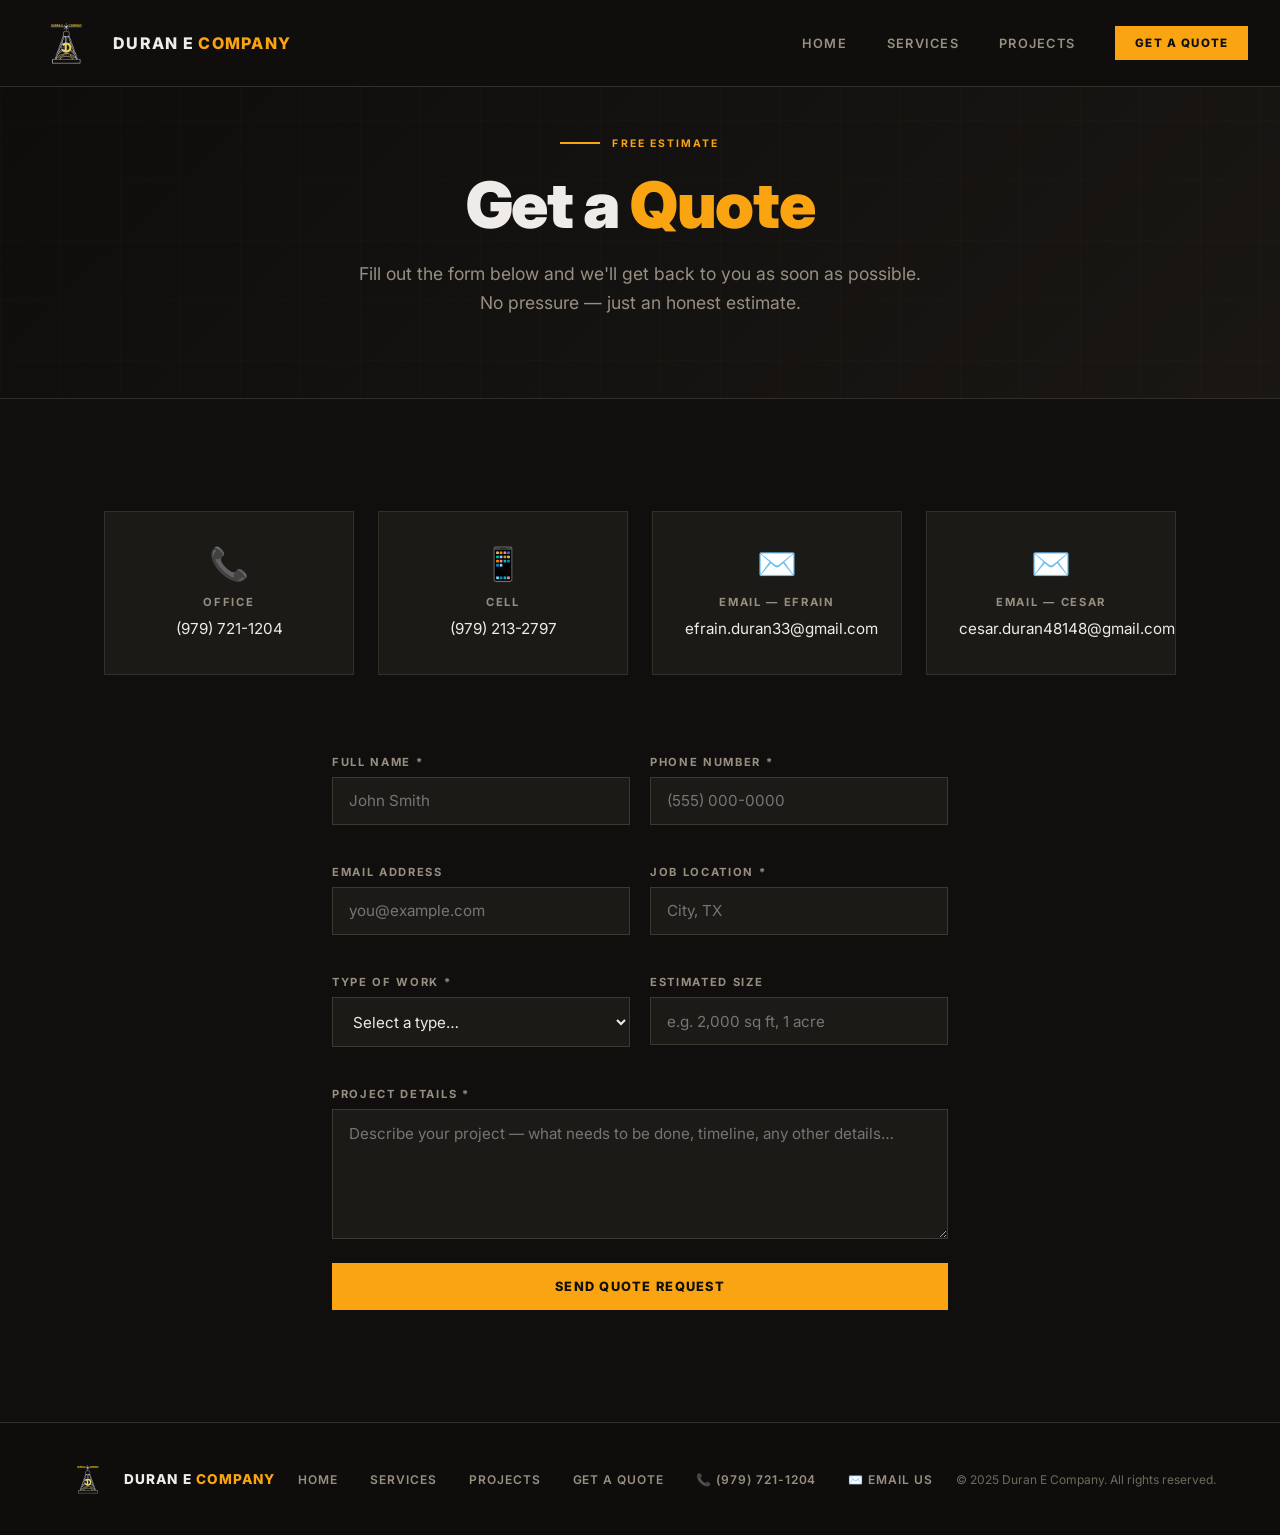
<file: quote.html>
<!DOCTYPE html>
<html lang="en">
<head>
  <meta charset="UTF-8">
  <meta name="viewport" content="width=device-width, initial-scale=1.0">
  <title>Get a Quote — Duran E Company</title>
  <meta name="description" content="Request a free estimate for your concrete or dirt work project.">
  <link rel="stylesheet" href="style.css">
</head>
<body>

  <nav>
    <a href="/" class="nav-brand">
      <img src="logo.png" alt="Duran E Company">
      <span>DURAN E <em>COMPANY</em></span>
    </a>
    <div class="nav-links">
      <a href="/" class="nav-link">Home</a>
      <a href="/services" class="nav-link">Services</a>
      <a href="/projects" class="nav-link">Projects</a>
      <a href="/quote" class="btn-primary cta-nav active" style="font-size:0.72rem;padding:0.6rem 1.25rem;">Get a Quote</a>
    </div>
  </nav>

  <!-- PAGE HEADER -->
  <div class="page-header">
    <div class="hero-grid" style="opacity:0.5;position:absolute;inset:0;"></div>
    <div style="position:relative;">
      <span class="section-label"><span class="divider-line"></span>Free Estimate</span>
      <h1>Get a <span class="gold">Quote</span></h1>
      <p>Fill out the form below and we'll get back to you as soon as possible. No pressure — just an honest estimate.</p>
    </div>
  </div>

  <!-- CONTACT INFO -->
  <div class="section">
    <div class="contact-grid">
      <a href="tel:+19797211204" class="contact-card contact-card-link">
        <div class="icon">📞</div>
        <h4>Office</h4>
        <p>(979) 721-1204</p>
      </a>
      <a href="tel:+19792132797" class="contact-card contact-card-link">
        <div class="icon">📱</div>
        <h4>Cell</h4>
        <p>(979) 213-2797</p>
      </a>
      <a href="mailto:efrain.duran33@gmail.com" class="contact-card contact-card-link">
        <div class="icon">✉️</div>
        <h4>Email — Efrain</h4>
        <p>efrain.duran33@gmail.com</p>
      </a>
      <a href="mailto:cesar.duran48148@gmail.com" class="contact-card contact-card-link">
        <div class="icon">✉️</div>
        <h4>Email — Cesar</h4>
        <p>cesar.duran48148@gmail.com</p>
      </a>
    </div>

    <!-- FORM -->
    <div class="quote-form">
      <div id="formWrap">
        <form id="quoteForm" onsubmit="handleSubmit(event)">
          <div class="form-row">
            <div class="form-group">
              <label for="fname">Full Name *</label>
              <input type="text" id="fname" name="name" placeholder="John Smith" required>
            </div>
            <div class="form-group">
              <label for="fphone">Phone Number *</label>
              <input type="tel" id="fphone" name="phone" placeholder="(555) 000-0000" required>
            </div>
          </div>

          <div class="form-row">
            <div class="form-group">
              <label for="femail">Email Address</label>
              <input type="email" id="femail" name="email" placeholder="you@example.com">
            </div>
            <div class="form-group">
              <label for="flocation">Job Location *</label>
              <input type="text" id="flocation" name="location" placeholder="City, TX" required>
            </div>
          </div>

          <div class="form-row">
            <div class="form-group">
              <label for="fworkType">Type of Work *</label>
              <select id="fworkType" name="work_type" required>
                <option value="" disabled selected>Select a type…</option>
                <option>Concrete — Foundation / Footing</option>
                <option>Concrete — Driveway / Parking Lot</option>
                <option>Concrete — Slab / Flatwork</option>
                <option>Concrete — Sidewalk / Pathway</option>
                <option>Concrete — Curb &amp; Gutter</option>
                <option>Concrete — Retaining Wall</option>
                <option>Concrete — Stamped / Decorative</option>
                <option>Concrete — Repair / Resurfacing</option>
                <option>Dirt Work — Site Clearing</option>
                <option>Dirt Work — Grading / Leveling</option>
                <option>Dirt Work — Excavation</option>
                <option>Dirt Work — Trenching</option>
                <option>Dirt Work — Backfill / Compaction</option>
                <option>Dirt Work — Drainage</option>
                <option>Other / Multiple</option>
              </select>
            </div>
            <div class="form-group">
              <label for="fsize">Estimated Size</label>
              <input type="text" id="fsize" name="estimated_size" placeholder="e.g. 2,000 sq ft, 1 acre">
            </div>
          </div>

          <div class="form-group">
            <label for="fmessage">Project Details *</label>
            <textarea id="fmessage" name="message" placeholder="Describe your project — what needs to be done, timeline, any other details…" required></textarea>
          </div>

          <button type="submit" id="submitBtn" class="btn-primary" style="width:100%;padding:1rem;font-size:0.8rem;">
            Send Quote Request
          </button>

          <p id="formError" style="display:none;margin-top:1rem;color:hsl(0 70% 55%);text-align:center;font-size:0.9rem;">
            Something went wrong. Please try again or call us directly at (979) 721-1204.
          </p>
        </form>
      </div>

      <div id="thankYou" style="display:none;text-align:center;padding:4rem 2rem;background:var(--bg2);border:1px solid hsl(38 95% 52% / 0.4);">
        <div style="font-size:3rem;margin-bottom:1rem;">✅</div>
        <h3 style="font-size:1.5rem;font-weight:900;margin-bottom:0.75rem;">Quote Request Sent!</h3>
        <p style="color:var(--muted);line-height:1.7;margin-bottom:2rem;">Your message has been delivered to our team. We'll be in touch as soon as possible.</p>
        <button class="btn-outline" onclick="resetForm()">Submit Another Request</button>
      </div>
    </div>
  </div>

  <footer>
    <div class="footer-brand">
      <img src="logo.png" alt="Duran E Company">
      <span>DURAN E <em>COMPANY</em></span>
    </div>
    <div class="footer-links">
      <a href="/">Home</a>
      <a href="/services">Services</a>
      <a href="/projects">Projects</a>
      <a href="/quote">Get a Quote</a>
      <a href="tel:+19797211204">📞 (979) 721-1204</a>
      <a href="mailto:efrain.duran33@gmail.com">✉️ Email Us</a>
    </div>
    <div class="footer-copy">© 2025 Duran E Company. All rights reserved.</div>
  </footer>

  <script>
    async function handleSubmit(e) {
      e.preventDefault();
      const f = e.target;
      const btn = document.getElementById('submitBtn');
      const errMsg = document.getElementById('formError');

      btn.disabled = true;
      btn.textContent = 'Sending…';
      errMsg.style.display = 'none';

      const data = {
        name:           f.name.value,
        phone:          f.phone.value,
        email:          f.email.value,
        location:       f.location.value,
        work_type:      f.work_type.value,
        estimated_size: f.estimated_size.value,
        message:        f.message.value,
        _cc:            'cesar.duran48148@gmail.com',
        _subject:       `Quote Request — ${f.work_type.value || 'Concrete/Dirt Work'} — ${f.name.value}`,
        _template:      'box',
        _captcha:       'false'
      };

      try {
        const res = await fetch('https://formsubmit.co/ajax/efrain.duran33@gmail.com', {
          method: 'POST',
          headers: { 'Content-Type': 'application/json', 'Accept': 'application/json' },
          body: JSON.stringify(data)
        });
        const json = await res.json();
        if (json.success === 'true' || json.success === true) {
          document.getElementById('formWrap').style.display = 'none';
          document.getElementById('thankYou').style.display = 'block';
        } else {
          throw new Error('Submission failed');
        }
      } catch (err) {
        btn.disabled = false;
        btn.textContent = 'Send Quote Request';
        errMsg.style.display = 'block';
      }
    }

    function resetForm() {
      document.getElementById('quoteForm').reset();
      document.getElementById('submitBtn').disabled = false;
      document.getElementById('submitBtn').textContent = 'Send Quote Request';
      document.getElementById('formError').style.display = 'none';
      document.getElementById('formWrap').style.display = 'block';
      document.getElementById('thankYou').style.display = 'none';
    }

    document.querySelectorAll('input, select, textarea').forEach(el => {
      el.addEventListener('focus', () => el.style.borderColor = 'hsl(38 95% 52%)');
      el.addEventListener('blur',  () => el.style.borderColor = 'hsl(30 12% 22%)');
    });
  </script>
</body>
</html>
</file>
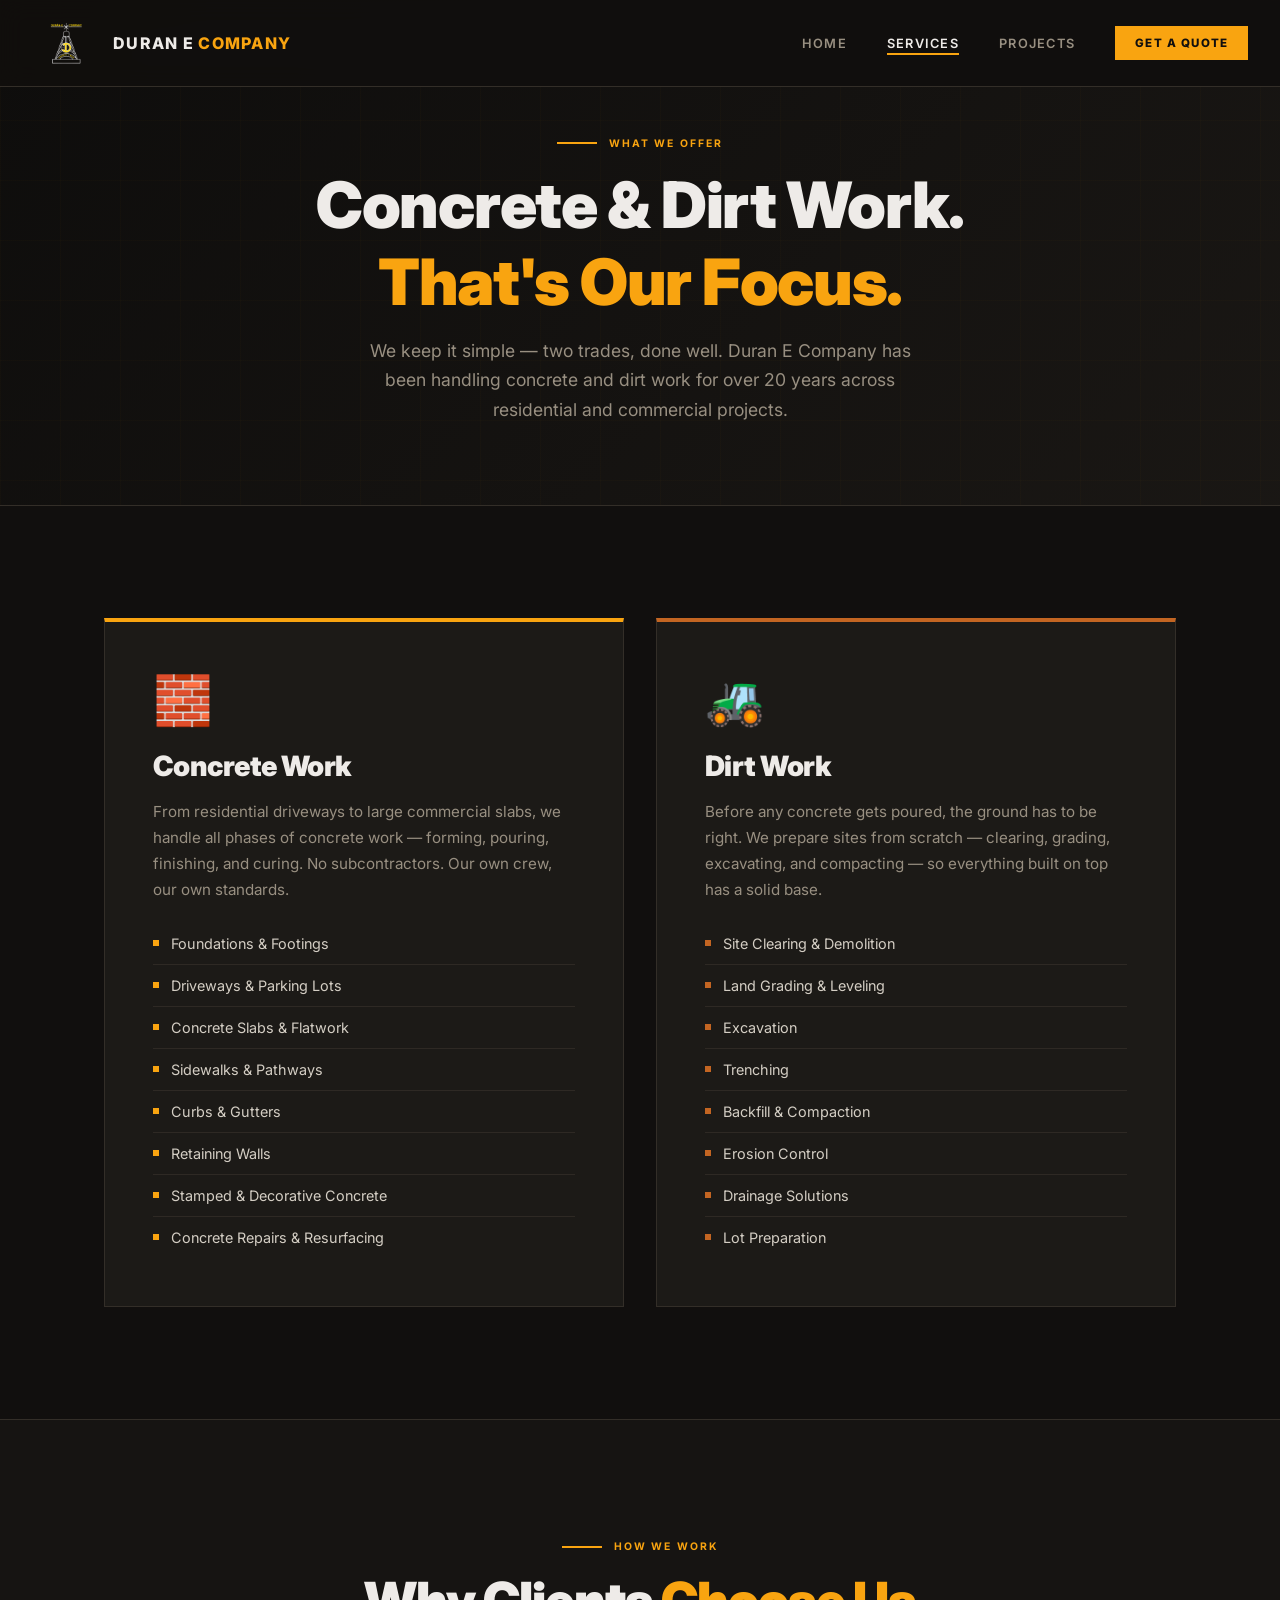
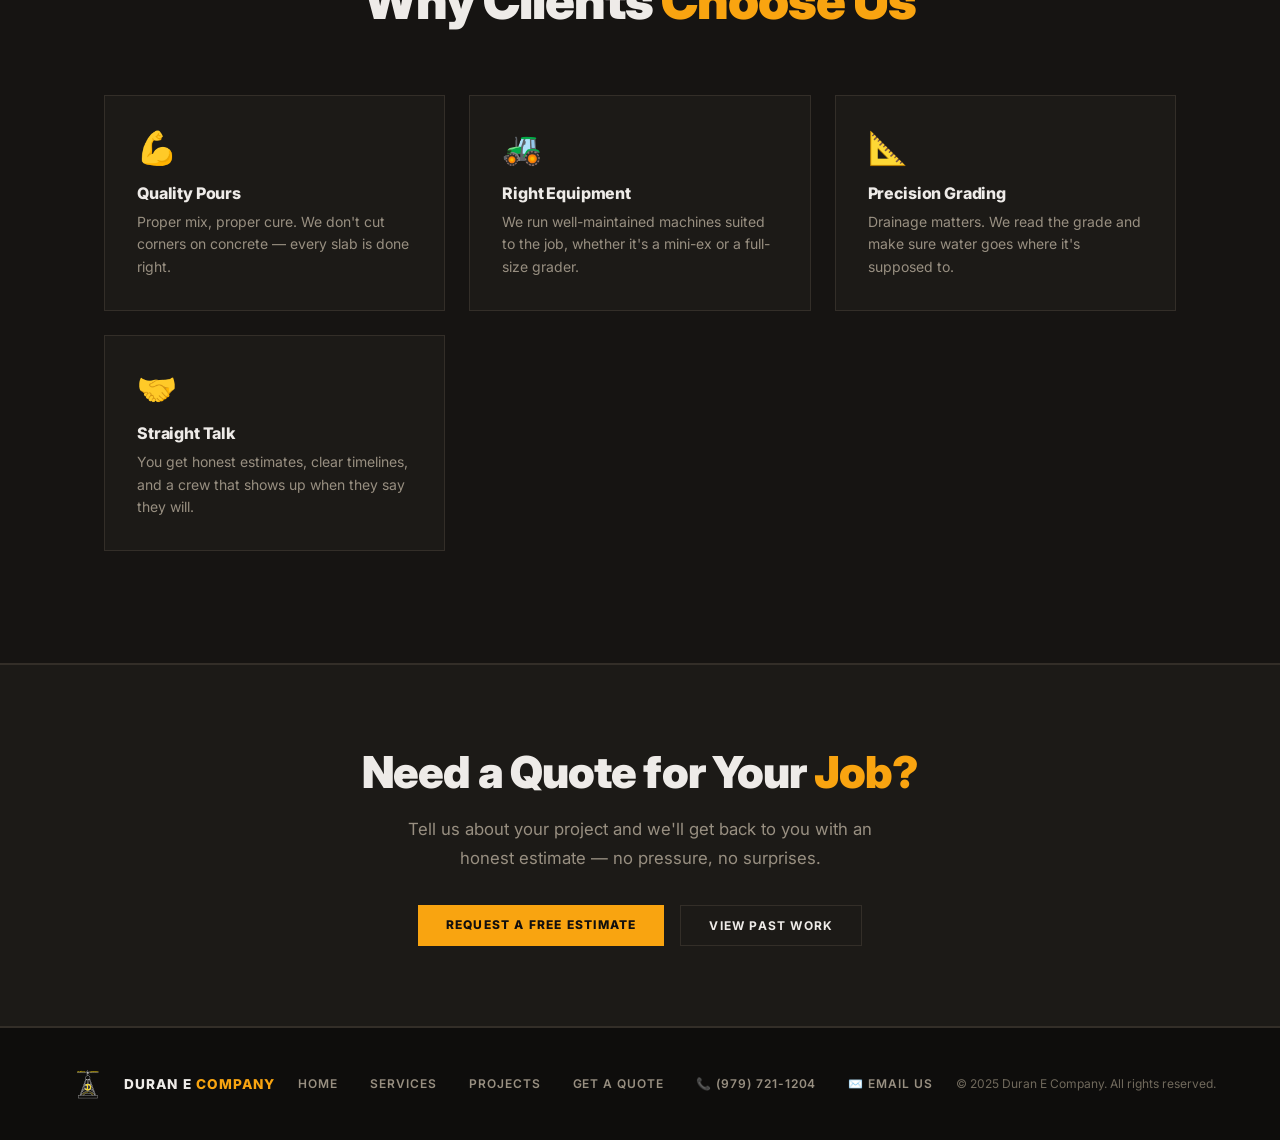
<file: services.html>
<!DOCTYPE html>
<html lang="en">
<head>
  <meta charset="UTF-8">
  <meta name="viewport" content="width=device-width, initial-scale=1.0">
  <title>Services — Duran E Company</title>
  <meta name="description" content="Concrete and dirt work services — foundations, driveways, excavation, grading, and more.">
  <link rel="stylesheet" href="style.css">
</head>
<body>

  <nav>
    <a href="/" class="nav-brand">
      <img src="logo.png" alt="Duran E Company">
      <span>DURAN E <em>COMPANY</em></span>
    </a>
    <div class="nav-links">
      <a href="/" class="nav-link">Home</a>
      <a href="/services" class="nav-link active">Services</a>
      <a href="/projects" class="nav-link">Projects</a>
      <a href="/quote" class="btn-primary cta-nav" style="font-size:0.72rem;padding:0.6rem 1.25rem;">Get a Quote</a>
    </div>
  </nav>

  <!-- PAGE HEADER -->
  <div class="page-header">
    <div class="hero-grid" style="opacity:0.5;position:absolute;inset:0;"></div>
    <div style="position:relative;">
      <span class="section-label"><span class="divider-line"></span>What We Offer</span>
      <h1>Concrete &amp; Dirt Work.<br><span class="gold">That's Our Focus.</span></h1>
      <p>We keep it simple — two trades, done well. Duran E Company has been handling concrete and dirt work for over 20 years across residential and commercial projects.</p>
    </div>
  </div>

  <!-- SERVICES -->
  <div class="section">
    <div class="services-grid">
      <div class="service-card gold-top">
        <div class="service-icon">🧱</div>
        <h2>Concrete Work</h2>
        <p class="desc">From residential driveways to large commercial slabs, we handle all phases of concrete work — forming, pouring, finishing, and curing. No subcontractors. Our own crew, our own standards.</p>
        <ul class="service-list">
          <li><span class="dot dot-gold"></span>Foundations &amp; Footings</li>
          <li><span class="dot dot-gold"></span>Driveways &amp; Parking Lots</li>
          <li><span class="dot dot-gold"></span>Concrete Slabs &amp; Flatwork</li>
          <li><span class="dot dot-gold"></span>Sidewalks &amp; Pathways</li>
          <li><span class="dot dot-gold"></span>Curbs &amp; Gutters</li>
          <li><span class="dot dot-gold"></span>Retaining Walls</li>
          <li><span class="dot dot-gold"></span>Stamped &amp; Decorative Concrete</li>
          <li><span class="dot dot-gold"></span>Concrete Repairs &amp; Resurfacing</li>
        </ul>
      </div>

      <div class="service-card rust-top">
        <div class="service-icon">🚜</div>
        <h2>Dirt Work</h2>
        <p class="desc">Before any concrete gets poured, the ground has to be right. We prepare sites from scratch — clearing, grading, excavating, and compacting — so everything built on top has a solid base.</p>
        <ul class="service-list">
          <li><span class="dot dot-rust"></span>Site Clearing &amp; Demolition</li>
          <li><span class="dot dot-rust"></span>Land Grading &amp; Leveling</li>
          <li><span class="dot dot-rust"></span>Excavation</li>
          <li><span class="dot dot-rust"></span>Trenching</li>
          <li><span class="dot dot-rust"></span>Backfill &amp; Compaction</li>
          <li><span class="dot dot-rust"></span>Erosion Control</li>
          <li><span class="dot dot-rust"></span>Drainage Solutions</li>
          <li><span class="dot dot-rust"></span>Lot Preparation</li>
        </ul>
      </div>
    </div>
  </div>

  <!-- VALUES -->
  <div style="background:hsl(30 10% 8%);border-top:1px solid var(--border);border-bottom:1px solid var(--border);">
    <div class="section">
      <div class="section-header">
        <span class="section-label"><span class="divider-line"></span>How We Work</span>
        <h2>Why Clients <span class="gold">Choose Us</span></h2>
      </div>

      <div class="values-grid">
        <div class="value-card">
          <div class="value-icon">💪</div>
          <h3>Quality Pours</h3>
          <p>Proper mix, proper cure. We don't cut corners on concrete — every slab is done right.</p>
        </div>
        <div class="value-card">
          <div class="value-icon">🚜</div>
          <h3>Right Equipment</h3>
          <p>We run well-maintained machines suited to the job, whether it's a mini-ex or a full-size grader.</p>
        </div>
        <div class="value-card">
          <div class="value-icon">📐</div>
          <h3>Precision Grading</h3>
          <p>Drainage matters. We read the grade and make sure water goes where it's supposed to.</p>
        </div>
        <div class="value-card">
          <div class="value-icon">🤝</div>
          <h3>Straight Talk</h3>
          <p>You get honest estimates, clear timelines, and a crew that shows up when they say they will.</p>
        </div>
      </div>
    </div>
  </div>

  <!-- CTA STRIP -->
  <div class="cta-strip">
    <h2>Need a Quote for Your <span class="gold">Job?</span></h2>
    <p>Tell us about your project and we'll get back to you with an honest estimate — no pressure, no surprises.</p>
    <div class="ctas">
      <a href="/quote" class="btn-primary">Request a Free Estimate</a>
      <a href="/projects" class="btn-outline">View Past Work</a>
    </div>
  </div>

  <footer>
    <div class="footer-brand">
      <img src="logo.png" alt="Duran E Company">
      <span>DURAN E <em>COMPANY</em></span>
    </div>
    <div class="footer-links">
      <a href="/">Home</a>
      <a href="/services">Services</a>
      <a href="/projects">Projects</a>
      <a href="/quote">Get a Quote</a>
      <a href="tel:+19797211204">📞 (979) 721-1204</a>
      <a href="mailto:efrain.duran33@gmail.com">✉️ Email Us</a>
    </div>
    <div class="footer-copy">© 2025 Duran E Company. All rights reserved.</div>
  </footer>

</body>
</html>
</file>
<file: style.css>
@import url('https://fonts.googleapis.com/css2?family=Inter:wght@400;500;600;700;800;900&display=swap');

*, *::before, *::after { box-sizing: border-box; margin: 0; padding: 0; }

:root {
  --gold: hsl(38 95% 52%);
  --gold-dark: hsl(25 70% 45%);
  --bg: hsl(30 8% 6%);
  --bg2: hsl(30 10% 10%);
  --bg3: hsl(30 12% 14%);
  --border: hsl(30 12% 18%);
  --text: hsl(38 15% 92%);
  --muted: hsl(38 10% 55%);
  --muted2: hsl(38 10% 40%);
}

html { scroll-behavior: smooth; }

body {
  font-family: 'Inter', sans-serif;
  background: var(--bg);
  color: var(--text);
  min-height: 100vh;
  -webkit-font-smoothing: antialiased;
}

a { text-decoration: none; color: inherit; }

/* ── NAV ── */
nav {
  position: fixed;
  top: 0; left: 0; right: 0;
  z-index: 100;
  display: flex;
  align-items: center;
  justify-content: space-between;
  padding: 1.25rem 2rem;
  background: hsl(30 8% 6% / 0.92);
  backdrop-filter: blur(12px);
  border-bottom: 1px solid var(--border);
}

.nav-brand {
  display: flex;
  align-items: center;
  gap: 0.75rem;
}

.nav-brand img {
  height: 46px;
  width: auto;
  display: block;
}

.nav-brand span {
  color: var(--text);
  font-weight: 800;
  font-size: 1rem;
  letter-spacing: 0.08em;
  text-transform: uppercase;
}

.nav-brand span em {
  color: var(--gold);
  font-style: normal;
}

.nav-links {
  display: flex;
  gap: 2.5rem;
  align-items: center;
}

.nav-link {
  font-size: 0.8rem;
  font-weight: 600;
  letter-spacing: 0.1em;
  text-transform: uppercase;
  color: var(--muted);
  transition: color 0.2s;
  position: relative;
}

.nav-link:hover, .nav-link.active {
  color: var(--text);
}

.nav-link.active::after {
  content: '';
  position: absolute;
  bottom: -4px;
  left: 0; right: 0;
  height: 2px;
  background: var(--gold);
}

/* ── BUTTONS ── */
.btn-primary {
  display: inline-block;
  background: var(--gold);
  color: hsl(30 8% 6%);
  font-weight: 800;
  font-size: 0.75rem;
  letter-spacing: 0.1em;
  text-transform: uppercase;
  padding: 0.75rem 1.75rem;
  transition: background 0.2s, transform 0.15s;
  cursor: pointer;
  border: none;
  font-family: inherit;
}

.btn-primary:hover {
  background: hsl(38 95% 60%);
  transform: translateY(-1px);
}

.btn-outline {
  display: inline-block;
  background: transparent;
  color: var(--text);
  font-weight: 700;
  font-size: 0.75rem;
  letter-spacing: 0.1em;
  text-transform: uppercase;
  padding: 0.75rem 1.75rem;
  border: 1px solid var(--border);
  transition: border-color 0.2s, color 0.2s, transform 0.15s;
  cursor: pointer;
  font-family: inherit;
}

.btn-outline:hover {
  border-color: var(--gold);
  color: var(--gold);
  transform: translateY(-1px);
}

/* ── SECTION LABEL ── */
.section-label {
  display: inline-flex;
  align-items: center;
  gap: 0.75rem;
  font-size: 0.65rem;
  font-weight: 700;
  letter-spacing: 0.2em;
  text-transform: uppercase;
  color: var(--gold);
}

.divider-line {
  display: inline-block;
  width: 2.5rem;
  height: 2px;
  background: var(--gold);
}

/* ── HERO ── */
.hero {
  position: relative;
  min-height: 100vh;
  display: flex;
  align-items: center;
  overflow: hidden;
}

.hero-grid {
  position: absolute;
  inset: 0;
  background-image:
    linear-gradient(hsl(38 95% 52% / 0.04) 1px, transparent 1px),
    linear-gradient(90deg, hsl(38 95% 52% / 0.04) 1px, transparent 1px);
  background-size: 60px 60px;
}

.hero-accent {
  position: absolute;
  top: 0; right: 0;
  width: 40%;
  height: 100%;
  background: radial-gradient(ellipse at 80% 50%, hsl(38 95% 52% / 0.06) 0%, transparent 60%);
}

.hero-lines {
  position: absolute;
  right: 8%;
  top: 50%;
  transform: translateY(-50%);
  display: flex;
  flex-direction: column;
  gap: 3px;
  opacity: 0.15;
}

.hero-lines div {
  height: 2px;
  background: var(--gold);
}

.hero-content {
  position: relative;
  padding: 8rem 4rem 4rem;
  max-width: 900px;
}

.hero h1 {
  font-size: clamp(3rem, 6vw, 5.5rem);
  font-weight: 900;
  line-height: 1.05;
  letter-spacing: -0.02em;
  margin-bottom: 1.5rem;
  color: var(--text);
}

.hero h1 .gold { color: var(--gold); }

.hero p {
  font-size: 1.2rem;
  color: var(--muted);
  max-width: 560px;
  line-height: 1.7;
  margin-bottom: 2.5rem;
}

.hero-ctas {
  display: flex;
  gap: 1rem;
  flex-wrap: wrap;
}

.scroll-indicator {
  position: absolute;
  bottom: 2.5rem;
  left: 50%;
  transform: translateX(-50%);
  display: flex;
  flex-direction: column;
  align-items: center;
  gap: 0.5rem;
  opacity: 0.5;
}

.scroll-indicator span {
  font-size: 0.65rem;
  letter-spacing: 0.2em;
  text-transform: uppercase;
  color: var(--muted);
}

.scroll-line {
  width: 1px;
  height: 3rem;
  background: linear-gradient(to bottom, var(--gold), transparent);
}

/* ── STATS ── */
.stats-bar {
  border-top: 1px solid var(--border);
  border-bottom: 1px solid var(--border);
  display: grid;
  grid-template-columns: repeat(4, 1fr);
}

.stat-item {
  padding: 2.5rem 2rem;
  text-align: center;
  border-right: 1px solid var(--border);
}

.stat-item:last-child { border-right: none; }

.stat-number {
  font-size: 2.5rem;
  font-weight: 900;
  color: var(--gold);
  letter-spacing: -0.02em;
  line-height: 1;
  margin-bottom: 0.4rem;
}

.stat-label {
  font-size: 0.7rem;
  font-weight: 600;
  letter-spacing: 0.15em;
  text-transform: uppercase;
  color: var(--muted);
}

/* ── SECTIONS ── */
.section {
  padding: 7rem 4rem;
  max-width: 1200px;
  margin: 0 auto;
}

.section-header {
  text-align: center;
  margin-bottom: 4rem;
}

.section-header h2 {
  font-size: clamp(2rem, 4vw, 3.25rem);
  font-weight: 900;
  letter-spacing: -0.02em;
  margin-top: 1rem;
  margin-bottom: 1rem;
}

.section-header h2 .gold { color: var(--gold); }

.section-header p {
  color: var(--muted);
  font-size: 1.05rem;
  line-height: 1.7;
  max-width: 560px;
  margin: 0 auto;
}

/* ── SERVICE CARDS ── */
.services-grid {
  display: grid;
  grid-template-columns: repeat(auto-fit, minmax(440px, 1fr));
  gap: 2rem;
}

.service-card {
  background: var(--bg2);
  border: 1px solid var(--border);
  padding: 3rem;
  transition: border-color 0.2s;
}

.service-card.gold-top { border-top: 4px solid var(--gold); }
.service-card.rust-top { border-top: 4px solid var(--gold-dark); }

.service-card:hover { border-color: hsl(30 12% 28%); }
.service-card.gold-top:hover { border-color: var(--gold); border-top-color: var(--gold); }
.service-card.rust-top:hover { border-color: var(--gold-dark); border-top-color: var(--gold-dark); }

.service-icon { font-size: 3rem; margin-bottom: 1.25rem; }

.service-card h2 {
  font-size: 1.75rem;
  font-weight: 900;
  letter-spacing: -0.02em;
  margin-bottom: 1rem;
}

.service-card .desc {
  color: var(--muted);
  line-height: 1.7;
  margin-bottom: 2rem;
  font-size: 0.95rem;
}

.service-list {
  list-style: none;
  display: flex;
  flex-direction: column;
  gap: 0.75rem;
}

.service-list li {
  display: flex;
  align-items: center;
  gap: 0.75rem;
  font-size: 0.9rem;
  color: hsl(38 15% 80%);
  padding-bottom: 0.75rem;
  border-bottom: 1px solid hsl(30 12% 16%);
}

.service-list li:last-child { border-bottom: none; }

.dot {
  width: 6px; height: 6px;
  flex-shrink: 0;
  display: inline-block;
}

.dot-gold { background: var(--gold); }
.dot-rust { background: var(--gold-dark); }

/* ── VALUES ── */
.values-grid {
  display: grid;
  grid-template-columns: repeat(auto-fit, minmax(260px, 1fr));
  gap: 1.5rem;
}

.value-card {
  background: var(--bg2);
  border: 1px solid var(--border);
  padding: 2rem;
  transition: border-color 0.2s, transform 0.2s;
}

.value-card:hover {
  border-color: hsl(30 12% 28%);
  transform: translateY(-3px);
}

.value-icon { font-size: 2rem; margin-bottom: 1rem; }

.value-card h3 {
  font-size: 1rem;
  font-weight: 800;
  margin-bottom: 0.5rem;
  letter-spacing: -0.01em;
}

.value-card p {
  font-size: 0.875rem;
  color: var(--muted);
  line-height: 1.6;
}

/* ── PROJECTS ── */
.page-header {
  padding: 8rem 4rem 5rem;
  position: relative;
  overflow: hidden;
  background: linear-gradient(135deg, hsl(30 8% 5%) 0%, hsl(30 12% 9%) 100%);
  border-bottom: 1px solid var(--border);
  text-align: center;
}

.page-header h1 {
  font-size: clamp(2.5rem, 5vw, 4rem);
  font-weight: 900;
  letter-spacing: -0.02em;
  margin: 1rem 0;
}

.page-header h1 .gold { color: var(--gold); }

.page-header p {
  color: var(--muted);
  font-size: 1.1rem;
  line-height: 1.7;
  max-width: 580px;
  margin: 0 auto;
}

.filter-bar {
  display: flex;
  gap: 0.75rem;
  justify-content: center;
  margin-bottom: 3rem;
  flex-wrap: wrap;
}

.filter-btn {
  background: transparent;
  border: 1px solid var(--border);
  color: var(--muted);
  padding: 0.5rem 1.25rem;
  font-size: 0.75rem;
  font-weight: 700;
  letter-spacing: 0.1em;
  text-transform: uppercase;
  cursor: pointer;
  font-family: inherit;
  transition: all 0.2s;
}

.filter-btn:hover, .filter-btn.active {
  border-color: var(--gold);
  color: var(--gold);
  background: hsl(38 95% 52% / 0.08);
}

.projects-grid {
  display: grid;
  grid-template-columns: repeat(auto-fill, minmax(340px, 1fr));
  gap: 1.5rem;
}

.project-card {
  background: var(--bg2);
  border: 1px solid var(--border);
  overflow: hidden;
  transition: border-color 0.2s, transform 0.2s;
}

.project-card:hover {
  border-color: hsl(30 12% 30%);
  transform: translateY(-3px);
}

.project-photo {
  width: 100%;
  height: 200px;
  object-fit: cover;
  display: block;
  background: var(--bg3);
}

.project-photo-placeholder {
  width: 100%;
  height: 200px;
  display: flex;
  align-items: center;
  justify-content: center;
  font-size: 3rem;
  background: var(--bg3);
  border-bottom: 1px solid var(--border);
}

.project-body {
  padding: 1.75rem;
}

.project-meta {
  display: flex;
  align-items: center;
  justify-content: space-between;
  margin-bottom: 0.75rem;
}

.project-category {
  font-size: 0.65rem;
  font-weight: 700;
  letter-spacing: 0.15em;
  text-transform: uppercase;
}

.cat-concrete { color: var(--gold); }
.cat-dirt { color: var(--gold-dark); }

.project-status {
  font-size: 0.65rem;
  font-weight: 700;
  letter-spacing: 0.1em;
  text-transform: uppercase;
  padding: 0.2rem 0.5rem;
}

.status-completed { color: hsl(150 50% 40%); background: hsl(150 50% 40% / 0.1); }
.status-inprogress { color: var(--gold); background: hsl(38 95% 52% / 0.1); }

.project-card h3 {
  font-size: 1.1rem;
  font-weight: 800;
  letter-spacing: -0.01em;
  margin-bottom: 0.5rem;
}

.project-location {
  font-size: 0.8rem;
  color: var(--muted2);
  margin-bottom: 0.75rem;
  display: flex;
  align-items: center;
  gap: 0.35rem;
}

.project-size {
  font-size: 0.75rem;
  color: var(--muted);
  margin-bottom: 0.75rem;
}

.project-desc {
  font-size: 0.875rem;
  color: var(--muted);
  line-height: 1.6;
}

/* ── QUOTE FORM ── */
.quote-form {
  max-width: 680px;
  margin: 0 auto;
  padding: 0 2rem;
}

.form-row {
  display: grid;
  grid-template-columns: 1fr 1fr;
  gap: 1.25rem;
  margin-bottom: 1.25rem;
}

.form-group { margin-bottom: 1.25rem; }

.form-group label {
  display: block;
  font-size: 0.7rem;
  font-weight: 700;
  letter-spacing: 0.15em;
  text-transform: uppercase;
  color: var(--muted);
  margin-bottom: 0.5rem;
}

.form-group input,
.form-group select,
.form-group textarea {
  width: 100%;
  background: var(--bg2);
  border: 1px solid hsl(30 12% 22%);
  color: var(--text);
  padding: 0.85rem 1rem;
  font-size: 0.95rem;
  outline: none;
  transition: border-color 0.2s;
  font-family: inherit;
}

.form-group input:focus,
.form-group select:focus,
.form-group textarea:focus {
  border-color: var(--gold);
}

.form-group select option {
  background: var(--bg2);
}

.form-group textarea {
  resize: vertical;
  min-height: 130px;
}

/* ── FEATURED HOME PROJECTS ── */
.featured-grid {
  display: grid;
  grid-template-columns: repeat(auto-fill, minmax(340px, 1fr));
  gap: 1.5rem;
}

/* ── CTA STRIP ── */
.cta-strip {
  background: var(--bg2);
  border-top: 1px solid var(--border);
  border-bottom: 1px solid var(--border);
  padding: 5rem 4rem;
  text-align: center;
}

.cta-strip h2 {
  font-size: clamp(1.75rem, 3.5vw, 2.75rem);
  font-weight: 900;
  letter-spacing: -0.02em;
  margin-bottom: 1rem;
}

.cta-strip h2 .gold { color: var(--gold); }

.cta-strip p {
  color: var(--muted);
  font-size: 1.05rem;
  line-height: 1.7;
  max-width: 500px;
  margin: 0 auto 2rem;
}

.cta-strip .ctas {
  display: flex;
  gap: 1rem;
  justify-content: center;
  flex-wrap: wrap;
}

/* ── CONTACT INFO ── */
.contact-grid {
  display: grid;
  grid-template-columns: repeat(auto-fit, minmax(220px, 1fr));
  gap: 1.5rem;
  margin-bottom: 5rem;
}

.contact-card {
  background: var(--bg2);
  border: 1px solid var(--border);
  padding: 2rem;
  text-align: center;
}

.contact-card-link {
  display: block;
  transition: border-color 0.2s, transform 0.15s, background 0.2s;
  cursor: pointer;
}

.contact-card-link:hover {
  border-color: var(--gold);
  background: hsl(38 95% 52% / 0.05);
  transform: translateY(-2px);
}

.contact-card-link h4 { color: var(--muted); }
.contact-card-link p { color: var(--text); }

.contact-card .icon {
  font-size: 2rem;
  margin-bottom: 0.75rem;
}

.contact-card h4 {
  font-size: 0.7rem;
  font-weight: 700;
  letter-spacing: 0.15em;
  text-transform: uppercase;
  color: var(--muted);
  margin-bottom: 0.5rem;
}

.contact-card p {
  font-size: 0.95rem;
  color: var(--text);
  line-height: 1.6;
}

/* ── FOOTER ── */
footer {
  background: hsl(30 8% 5%);
  border-top: 1px solid var(--border);
  padding: 2.5rem 4rem;
  display: flex;
  align-items: center;
  justify-content: space-between;
  flex-wrap: wrap;
  gap: 1rem;
}

.footer-brand {
  display: flex;
  align-items: center;
  gap: 0.75rem;
}

.footer-brand img { height: 32px; }

.footer-brand span {
  font-weight: 800;
  font-size: 0.85rem;
  letter-spacing: 0.08em;
  text-transform: uppercase;
  color: var(--text);
}

.footer-brand span em { color: var(--gold); font-style: normal; }

.footer-links {
  display: flex;
  gap: 2rem;
}

.footer-links a {
  font-size: 0.75rem;
  font-weight: 600;
  letter-spacing: 0.08em;
  text-transform: uppercase;
  color: var(--muted);
  transition: color 0.2s;
}

.footer-links a:hover { color: var(--text); }

.footer-copy {
  font-size: 0.75rem;
  color: var(--muted2);
}

/* ── RESPONSIVE ── */
@media (max-width: 768px) {
  nav { padding: 1rem 1.25rem; }
  .nav-links { gap: 1.25rem; }
  .nav-link { font-size: 0.7rem; }
  .hero-content { padding: 6rem 1.5rem 3rem; }
  .hero-lines { display: none; }
  .stats-bar { grid-template-columns: repeat(2, 1fr); }
  .stat-item { border-right: none; border-bottom: 1px solid var(--border); }
  .stat-item:nth-child(odd) { border-right: 1px solid var(--border); }
  .stat-item:last-child, .stat-item:nth-last-child(2):nth-child(odd) { border-bottom: none; }
  .section { padding: 4rem 1.5rem; }
  .services-grid { grid-template-columns: 1fr; }
  .form-row { grid-template-columns: 1fr; }
  .page-header { padding: 7rem 1.5rem 3rem; }
  .cta-strip { padding: 3.5rem 1.5rem; }
  footer { padding: 2rem 1.5rem; flex-direction: column; align-items: flex-start; }
  .footer-links { flex-wrap: wrap; gap: 1rem; }
}

@media (max-width: 480px) {
  .nav-links .nav-link { display: none; }
  .nav-links .nav-link.cta-nav { display: inline-block; }
}
</file>
